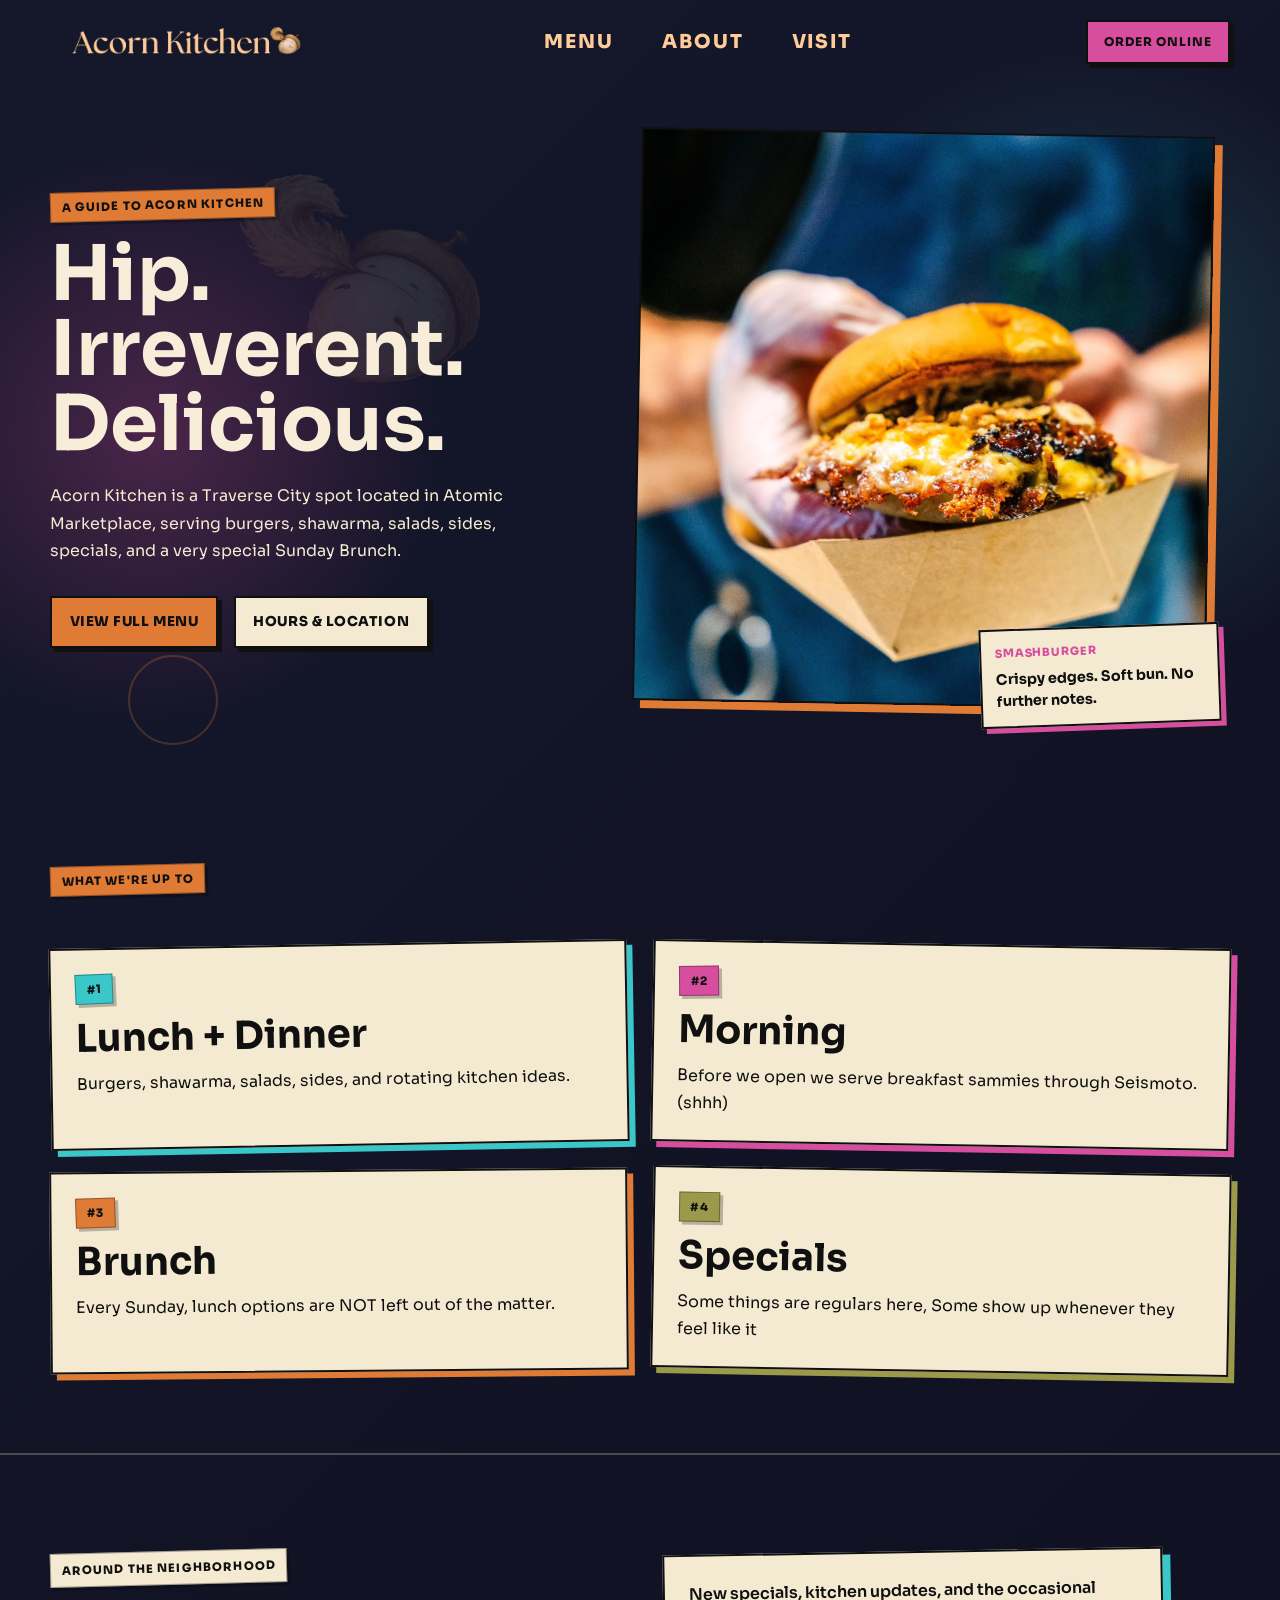
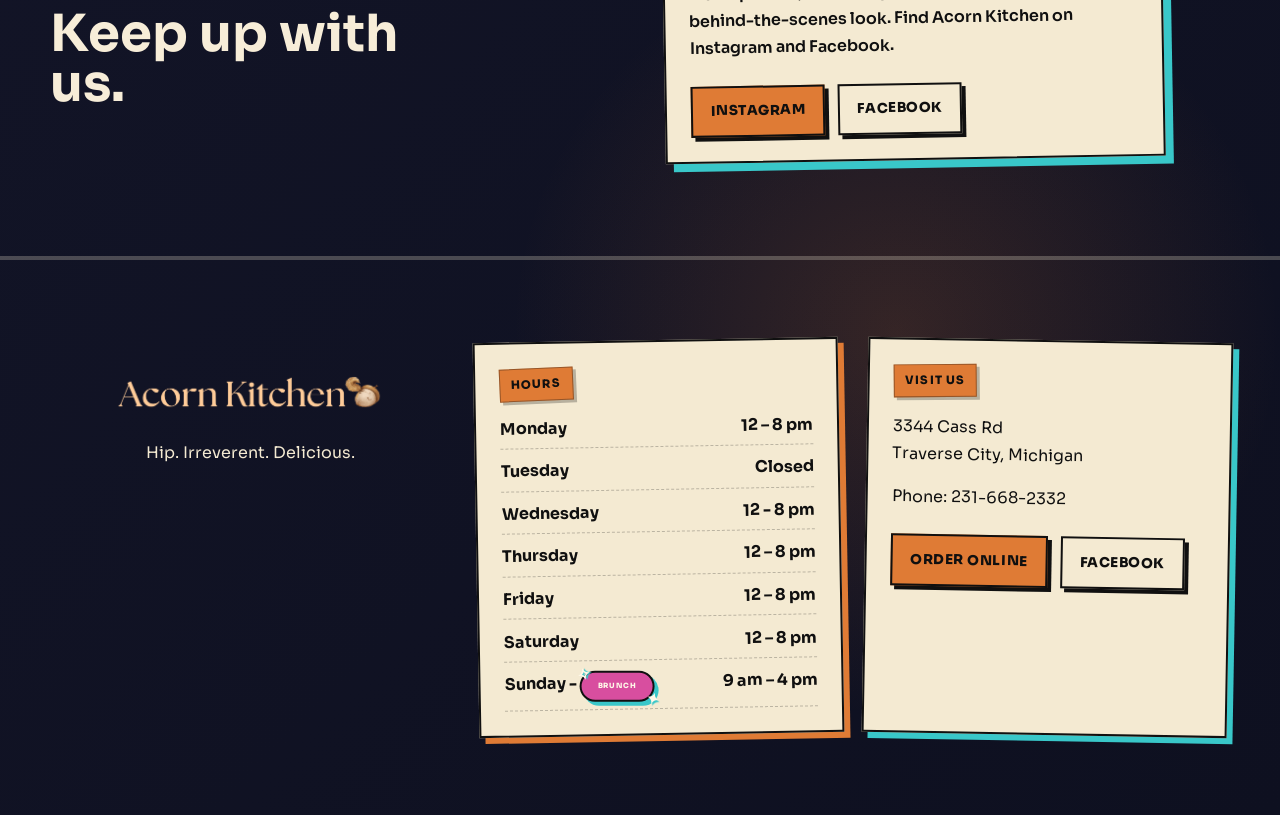
<file: index.html>
<!doctype html>
<html lang="en">
  <head>
    <!-- Google tag (gtag.js) -->
    <script
      async
      src="https://www.googletagmanager.com/gtag/js?id=G-6SKS304S5J"
    ></script>
    <script>
      window.dataLayer = window.dataLayer || [];
      function gtag() {
        dataLayer.push(arguments);
      }
      gtag("js", new Date());

      gtag("config", "G-6SKS304S5J");
    </script>
    <meta charset="UTF-8" />
    <meta name="viewport" content="width=device-width, initial-scale=1.0" />

    <title>Acorn Kitchen | Burgers, Shawarma & Brunch in Traverse City</title>
    <meta
      name="description"
      content="Acorn Kitchen is located in Atomic Marketplace in Traverse City, serving burgers, shawarma, sandwiches, sides, specials, takeout, and Sunday brunch."
    />
    <meta
      property="og:title"
      content="Acorn Kitchen | Burgers & Shawarma in Traverse City"
    />
    <meta
      property="og:description"
      content="Located in Atomic Marketplace, Acorn Kitchen serves burgers, shawarma, sandwiches, specials, takeout, and Sunday brunch in Traverse City."
    />
    <meta property="og:type" content="website" />
    <meta
      property="og:image"
      content="https://acornkitchen.net/assets/images/hero-food.jpg"
    />
    <meta name="robots" content="index, follow" />
    <link rel="canonical" href="https://acornkitchen.net/" />
    <script type="application/ld+json">
      {
        "@context": "https://schema.org",
        "@type": "Restaurant",
        "name": "Acorn Kitchen",
        "url": "https://acornkitchen.net/",
        "image": "https://acornkitchen.net/assets/images/hero-food.jpg",
        "logo": "https://acornkitchen.net/assets/logos/acorn-wordmark-boy.png",
        "description": "Acorn Kitchen is located in Atomic Marketplace in Traverse City, serving burgers, shawarma, sandwiches, sides, specials, takeout, and Sunday brunch.",
        "telephone": "+12312523034",
        "address": {
          "@type": "PostalAddress",
          "streetAddress": "3344 Cass Rd",
          "addressLocality": "Traverse City",
          "addressRegion": "MI",
          "addressCountry": "US"
        },
        "servesCuisine": [
          "Burgers",
          "Shawarma",
          "Sandwiches",
          "Brunch",
          "American"
        ],
        "priceRange": "$$",
        "menu": "https://acornkitchen.net/menu.html",
        "sameAs": ["https://www.facebook.com/profile.php?id=61582968557086"],
        "openingHoursSpecification": [
          {
            "@type": "OpeningHoursSpecification",
            "dayOfWeek": [
              "Tuesday",
              "Wednesday",
              "Thursday",
              "Friday",
              "Saturday"
            ],
            "opens": "12:00",
            "closes": "20:00"
          },
          {
            "@type": "OpeningHoursSpecification",
            "dayOfWeek": "Sunday",
            "opens": "09:00",
            "closes": "16:00"
          }
        ]
      }
    </script>

    <link rel="stylesheet" href="css/variables.css" />
    <link rel="stylesheet" href="css/global.css" />
    <link rel="stylesheet" href="css/navbar.css" />
    <link rel="stylesheet" href="css/hero.css" />
    <link rel="stylesheet" href="css/sections.css" />
    <link rel="stylesheet" href="css/footer.css" />
    <link
      href="https://fonts.googleapis.com/css2?family=Sora:wght@300;400;500;600;700;800&display=swap"
      rel="stylesheet"
    />
    <link rel="preconnect" href="https://fonts.googleapis.com" />
    <link rel="preconnect" href="https://fonts.gstatic.com" crossorigin />

    <link
      href="https://fonts.googleapis.com/css2?family=Cormorant+Garamond:wght@500;600;700&family=Inter:wght@400;500;700;800&display=swap"
      rel="stylesheet"
    />
    <link rel="icon" href="assets/images/fullboyhero.png" />
    <!-- MailerLite Universal -->
    <script>
      (function (w, d, e, u, f, l, n) {
        ((w[f] =
          w[f] ||
          function () {
            (w[f].q = w[f].q || []).push(arguments);
          }),
          (l = d.createElement(e)),
          (l.async = 1),
          (l.src = u),
          (n = d.getElementsByTagName(e)[0]),
          n.parentNode.insertBefore(l, n));
      })(
        window,
        document,
        "script",
        "https://assets.mailerlite.com/js/universal.js",
        "ml",
      );
      ml("account", "2553299");
    </script>
    <!-- End MailerLite Universal -->
  </head>

  <body>
    <header class="site-header">
      <nav class="navbar container">
        <a href="index.html" class="logo">
          <img src="assets/logos/acorn-wordmark-boy.png" alt="Acorn Kitchen" />
        </a>

        <ul class="nav-links">
          <li><a href="menu.html">Menu</a></li>
          <li><a href="about.html">About</a></li>
          <li><a href="contact.html">Visit</a></li>
        </ul>

        <a
          href="https://www.toasttab.com/local/order/acorn-kitchen-3344-cass-rd"
          class="order-btn"
          target="_blank"
          rel="noopener noreferrer"
        >
          Order Online
        </a>
      </nav>
    </header>

    <main>
      <section class="hero">
        <div class="container hero-layout">
          <div class="hero-copy">
            <p class="stamp">A Guide to Acorn Kitchen</p>

            <h1>Hip. Irreverent. Delicious.</h1>

            <p class="hero-text">
              Acorn Kitchen is a Traverse City spot located in Atomic
              Marketplace, serving burgers, shawarma, salads, sides,
              specials, and a very special Sunday Brunch.
            </p>

            <div class="hero-actions">
              <a href="menu.html" class="btn btn-dark">View Full Menu</a>
              <a href="#visit" class="btn btn-paper">Hours & Location</a>
            </div>
          </div>
          <img
            src="assets/logos/fullboyhero.png"
            class="floating-acorn"
            alt=""
          />
          <div class="hero-visual">
            <img
              class="hero-photo"
              src="assets/images/hero-food.jpg"
              alt="A burger from Acorn Kitchen"
            />
            <p class="photo-note">Crispy edges. Soft bun. No further notes.</p>
          </div>
        </div>
      </section>

      <section class="field-notes" id="notes">
        <div class="container">
          <p class="stamp">What we're up to</p>

          <div class="research-grid">
            <article class="research-card" id="note-1">
              <p class="card-number-1">#1</p>
              <h2>Lunch + Dinner</h2>
              <p>
                Burgers, shawarma, salads, sides, and rotating kitchen
                ideas.
              </p>
            </article>

            <article class="research-card" id="note-2">
              <p class="card-number-2">#2</p>
              <h2>Morning</h2>
              <p>Before we open we serve breakfast sammies through Seismoto. (shhh)</p>
            </article>

            <article class="research-card" id="note-3">
              <p class="card-number-3">#3</p>
              <h2>Brunch</h2>
              <p>Every Sunday, lunch options are NOT left out of the matter.</p>
            </article>

            <article class="research-card" id="note-4">
              <p class="card-number-4">#4</p>
              <h2>Specials</h2>
              <p>
                Some things are regulars here, Some show up whenever they feel
                like it
              </p>
            </article>
          </div>
        </div>
      </section>

     <section class="feed-section" id="feed">
    <div class="container split-section">

        <div>
            <p class="stamp stamp-light">Around the Neighborhood</p>
            <h2>Keep up with us.</h2>
        </div>

        <div class="social-card">
            <p>
                New specials, kitchen updates, and the occasional
                behind-the-scenes look. Find Acorn Kitchen on Instagram
                and Facebook.
            </p>

            <div class="social-actions">
                <a href="https://www.instagram.com/atomicacornkitchen/?hl=en"
                    class="btn btn-dark"
                    target="_blank"
                    rel="noopener noreferrer">
                    Instagram
                </a>

                <a href="https://www.facebook.com/profile.php?id=61582968557086"
                    class="btn btn-paper"
                    target="_blank"
                    rel="noopener noreferrer">
                    Facebook
                </a>
            </div>
        </div>

    </div>
</section>
    </main>
    <footer class="site-footer" id="visit">
      <div class="container footer-grid">
        <div class="footer-brand">
          <img src="assets/logos/acorn-wordmark-boy.png" alt="Acorn Kitchen" />
          <p>Hip. Irreverent. Delicious.</p>
        </div>

        <div class="footer-card">
          <p class="stamp">Hours</p>
          <ul class="hours-list">
            <li><span>Monday</span><span>12 – 8 pm</span></li>
            <li><span>Tuesday</span><span>Closed</span></li>
            <li><span>Wednesday</span><span>12 - 8 pm</span></li>
            <li><span>Thursday</span><span>12 – 8 pm</span></li>
            <li><span>Friday</span><span>12 – 8 pm</span></li>
            <li><span>Saturday</span><span>12 – 8 pm</span></li>
            <li>
              <span
                >Sunday -
                <div class="brunch-badge">Brunch</div></span
              ><span>9 am – 4 pm</span>
            </li>
          </ul>
        </div>

        <div class="footer-card">
          <p class="stamp">Visit Us</p>

          <p>
            3344 Cass Rd<br />
            Traverse City, Michigan
          </p>

          <p>Phone: <a href="tel:+12316682332">231-668-2332</a></p>

          <div class="footer-actions">
            <a
              href="https://www.toasttab.com/local/order/acorn-kitchen-3344-cass-rd"
              class="btn btn-dark"
              >Order Online</a
            >
            <a
              href="https://www.facebook.com/profile.php?id=61582968557086"
              class="btn btn-paper"
              >Facebook</a
            >
          </div>
        </div>
      </div>
    </footer>
    <!-- BEER DINNER POPUP 
<div class="site-popup-overlay" id="site-popup-overlay" hidden>
  <div
    class="site-popup"
    id="site-popup"
    role="dialog"
    aria-modal="true"
    aria-label="Beer Dinner Event"
  >
    <button
      class="site-popup-close"
      id="site-popup-close"
      aria-label="Close popup"
      type="button"
    >
      &times;
    </button>

    <img
      src="./assets/images/BeerDinnerAd.jpg"
      alt="Beer Dinner at Nocturnal Bloom"
      class="site-popup-image"
    >

    <div class="site-popup-actions">
      <a
        href="https://www.eventbrite.com/e/beer-dinner-tickets-2003276638352"
        class="site-popup-button"
        target="_blank"
        rel="noopener noreferrer"
      >
        Get Tickets
      </a>
    </div>
  </div>
</div>
<script>
document.addEventListener("DOMContentLoaded", () => {
  const overlay = document.getElementById("site-popup-overlay");
  const closeButton = document.getElementById("site-popup-close");

  if (!overlay || !closeButton) return;

  const popupKey = "beer-dinner-popup-dismissed";

  // Show popup unless already dismissed during this session
  if (!sessionStorage.getItem(popupKey)) {
    overlay.hidden = false;
  }

  // Close popup
  function closePopup() {
    overlay.hidden = true;
    sessionStorage.setItem(popupKey, "true");
  }

  // Close button
  closeButton.addEventListener("click", closePopup);

  // Close when clicking outside the popup
  overlay.addEventListener("click", (event) => {
    if (event.target === overlay) {
      closePopup();
    }
  });

  // Close with Escape key
  document.addEventListener("keydown", (event) => {
    if (event.key === "Escape" && !overlay.hidden) {
      closePopup();
    }
  });
});
</script>
-->
<div id="fb-root"></div>


  </body>
</html>
</file>
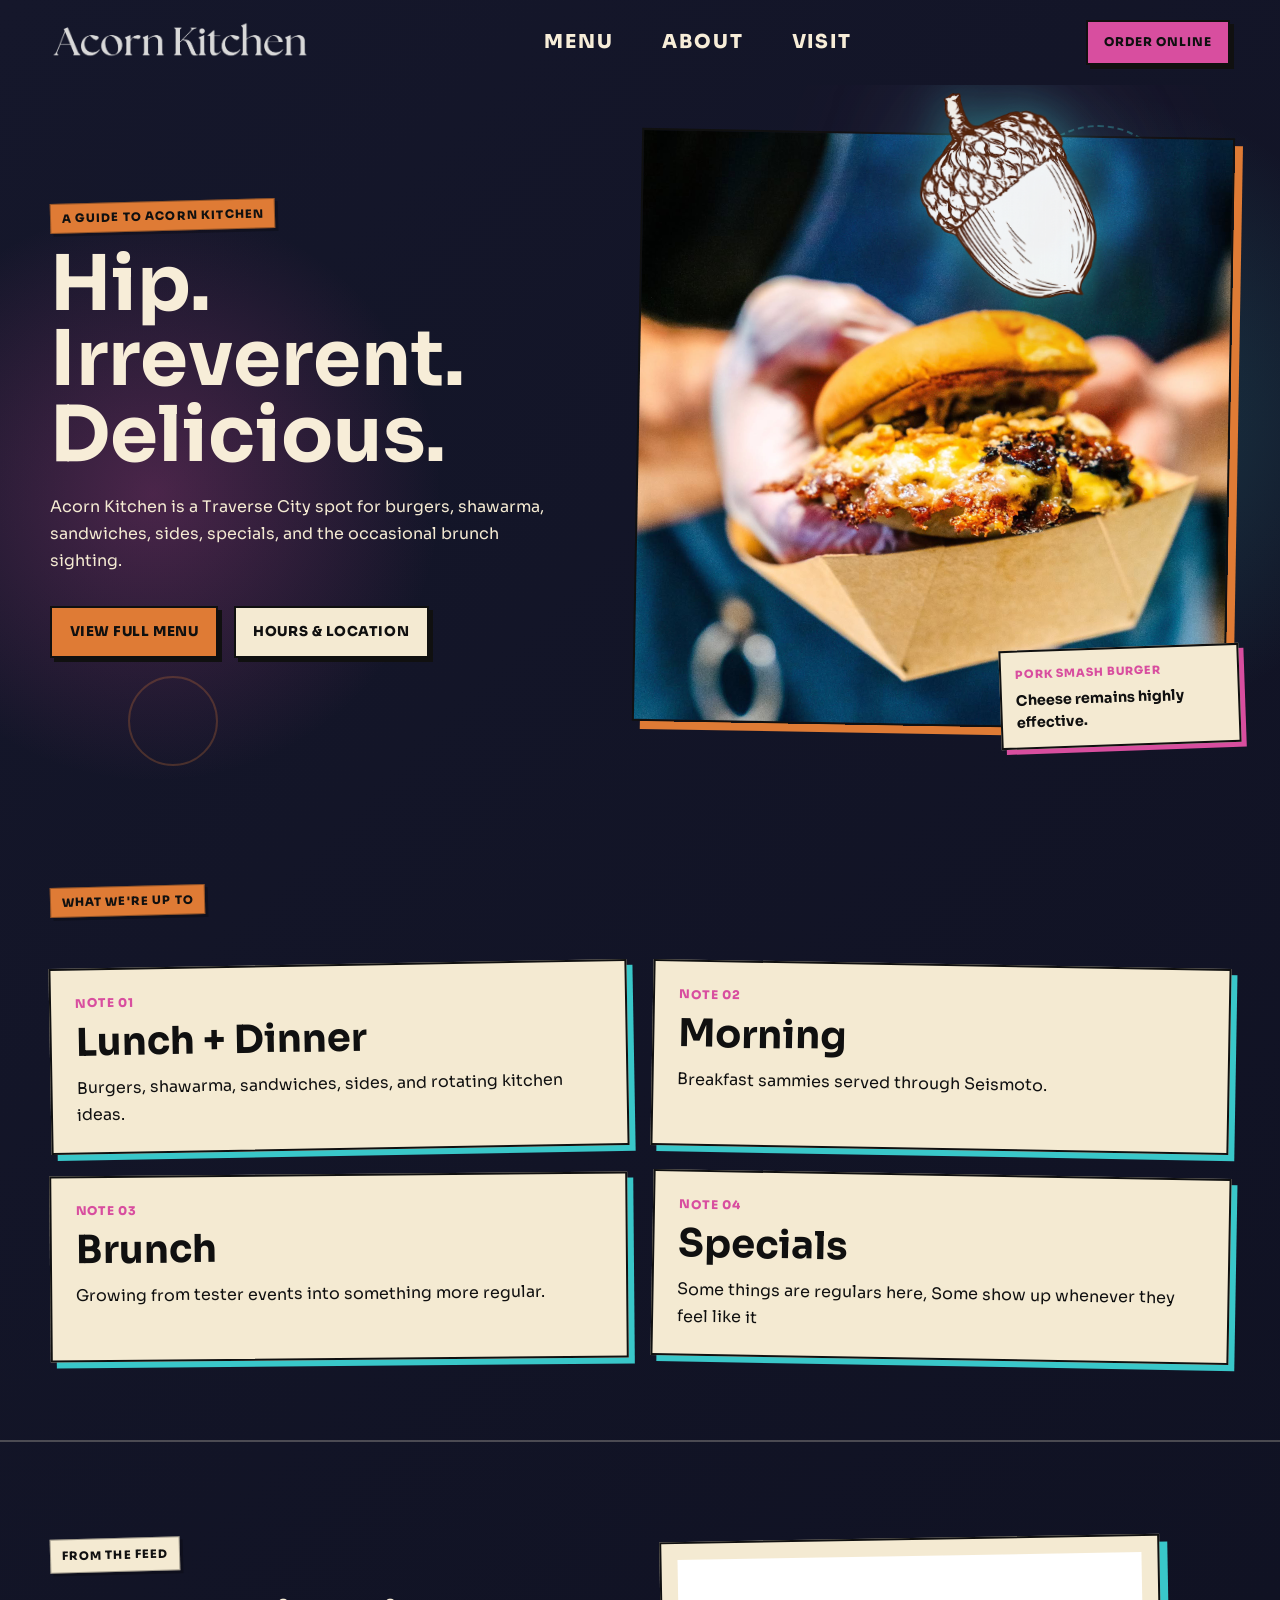
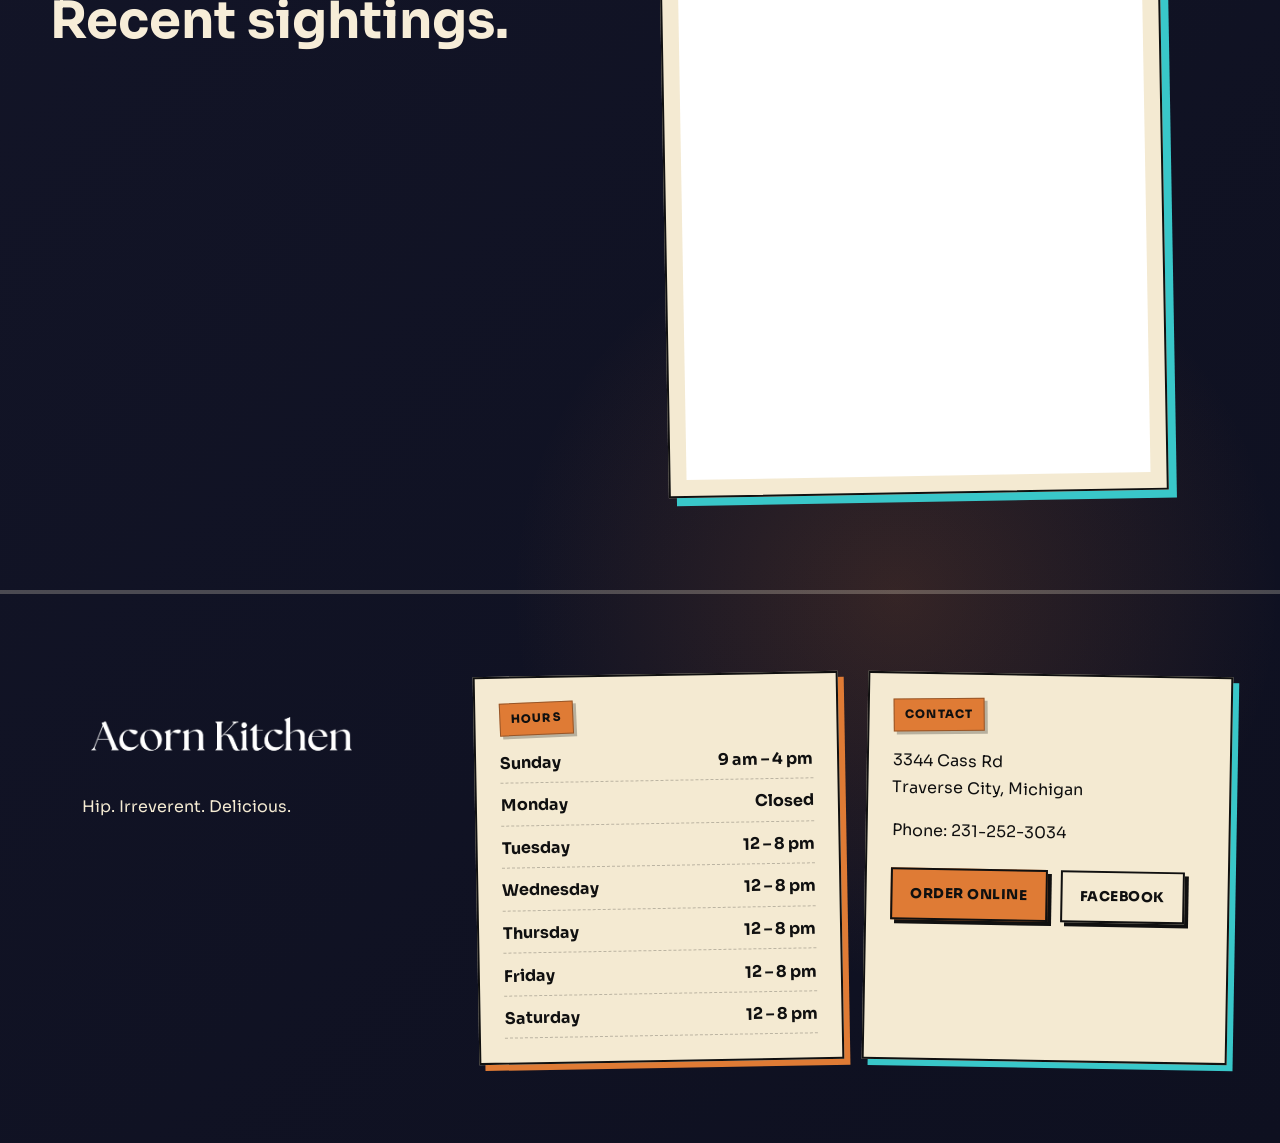
<file: acorn-kitchen/index.html>
<!DOCTYPE html>
<html lang="en">

<head>
    <meta charset="UTF-8" />
    <meta name="viewport" content="width=device-width, initial-scale=1.0" />

    <title>Acorn Kitchen</title>

    <link rel="stylesheet" href="css/variables.css" />
    <link rel="stylesheet" href="css/global.css" />
    <link rel="stylesheet" href="css/navbar.css" />
    <link rel="stylesheet" href="css/hero.css" />
    <link rel="stylesheet" href="css/sections.css" />
    <link rel="stylesheet" href="css/footer.css" />
    <link href="https://fonts.googleapis.com/css2?family=Sora:wght@300;400;500;600;700;800&display=swap"
        rel="stylesheet">
    <link rel="preconnect" href="https://fonts.googleapis.com" />
    <link rel="preconnect" href="https://fonts.gstatic.com" crossorigin />

    <link
        href="https://fonts.googleapis.com/css2?family=Cormorant+Garamond:wght@500;600;700&family=Inter:wght@400;500;700;800&display=swap"
        rel="stylesheet" />
</head>

<body>

    <header class="site-header">
        <nav class="navbar container">
            <a href="index.html" class="logo">
                <img src="assets/logos/acorn-wordmark-light.png" alt="Acorn Kitchen" />
            </a>

            <ul class="nav-links">
                <li><a href="menu.html">Menu</a></li>
                <li><a href="about.html">About</a></li>
                <li><a href="contact.html">Visit</a></li>
            </ul>

            <a href="https://www.toasttab.com/local/order/acorn-kitchen-3344-cass-rd" class="order-btn">Order Online</a>
        </nav>
    </header>

    <main>

        <section class="hero">
            <div class="container hero-layout">

                <div class="hero-copy">
                    <p class="stamp">A Guide to Acorn Kitchen</p>

                    <h1>
                        Hip.
                        Irreverent.
                        Delicious.
                    </h1>

                    <p class="hero-text">
                        Acorn Kitchen is a Traverse City spot for burgers, shawarma, sandwiches,
                        sides, specials, and the occasional brunch sighting.
                    </p>

                    <div class="hero-actions">
                        <a href="menu.html" class="btn btn-dark">View Full Menu</a>
                        <a href="#notes" class="btn btn-paper">Hours & Location</a>
                    </div>
                </div>
                <img src="assets/logos/acorn-primary.png" class="floating-acorn" alt="">
                <div class="hero-visual">
                    <img class="hero-photo" src="assets/food/hero-food.jpg" alt="A burger from Acorn Kitchen" />
                    <p class="photo-note">
                        Cheese remains highly effective.
                    </p>
                </div>

            </div>
        </section>

        <section class="field-notes" id="notes">
            <div class="container">

                <p class="stamp">What we're up to</p>

                <div class="research-grid">
                    <article class="research-card">
                        <p class="card-number">Note 01</p>
                        <h2>Lunch + Dinner</h2>
                        <p>Burgers, shawarma, sandwiches, sides, and rotating kitchen ideas.</p>
                    </article>

                    <article class="research-card">
                        <p class="card-number">Note 02</p>
                        <h2>Morning</h2>
                        <p>Breakfast sammies served through Seismoto.</p>
                    </article>

                    <article class="research-card">
                        <p class="card-number">Note 03</p>
                        <h2>Brunch</h2>
                        <p>Growing from tester events into something more regular.</p>
                    </article>

                    <article class="research-card">
                        <p class="card-number">Note 04</p>
                        <h2>Specials</h2>
                        <p>Some things are regulars here, Some show up whenever they feel like it</p>
                    </article>
                </div>

            </div>
        </section>

        <section class="feed-section" id="feed">
  <div class="container split-section">
    <div>
      <p class="stamp stamp-light">From The Feed</p>
      <h2>Recent sightings.</h2>
    </div>

    <div class="facebook-frame">
      <iframe
        src="https://www.facebook.com/plugins/page.php?href=https%3A%2F%2Fwww.facebook.com%2Fprofile.php%3Fid%3D61582968557086&tabs=timeline&width=500&height=520&small_header=true&adapt_container_width=true&hide_cover=false&show_facepile=false"
        width="500"
        height="520"
        style="border:none;overflow:hidden"
        scrolling="no"
        frameborder="0"
        allowfullscreen="true"
        allow="autoplay; clipboard-write; encrypted-media; picture-in-picture; web-share">
      </iframe>
    </div>
  </div>
</section>
        <footer class="site-footer" id="visit">
  <div class="container footer-grid">

    <div class="footer-brand">
      <img src="assets/logos/acorn-wordmark.png" alt="Acorn Kitchen">
      <p>
        Hip. Irreverent. Delicious.
      </p>
    </div>

    <div class="footer-card">
      <p class="stamp">Hours</p>
      <ul class="hours-list">
        <li><span>Sunday</span><span>9 am – 4 pm</span></li>
        <li><span>Monday</span><span>Closed</span></li>
        <li><span>Tuesday</span><span>12 – 8 pm</span></li>
        <li><span>Wednesday</span><span>12 – 8 pm</span></li>
        <li><span>Thursday</span><span>12 – 8 pm</span></li>
        <li><span>Friday</span><span>12 – 8 pm</span></li>
        <li><span>Saturday</span><span>12 – 8 pm</span></li>
      </ul>
    </div>

    <div class="footer-card">
      <p class="stamp">Contact</p>

      <p>
        3344 Cass Rd<br>
        Traverse City, Michigan
      </p>

      <p>
        Phone: <a href="tel:+1231232523034">231-252-3034</a>
      </p>

      <div class="footer-actions">
        <a href="https://www.toasttab.com/local/order/acorn-kitchen-3344-cass-rd" class="btn btn-dark">Order Online</a>
        <a href="https://www.facebook.com/profile.php?id=61582968557086" class="btn btn-paper">Facebook</a>
      </div>
    </div>

  </div>
</footer>

    </main>

</body>

</html>
</file>
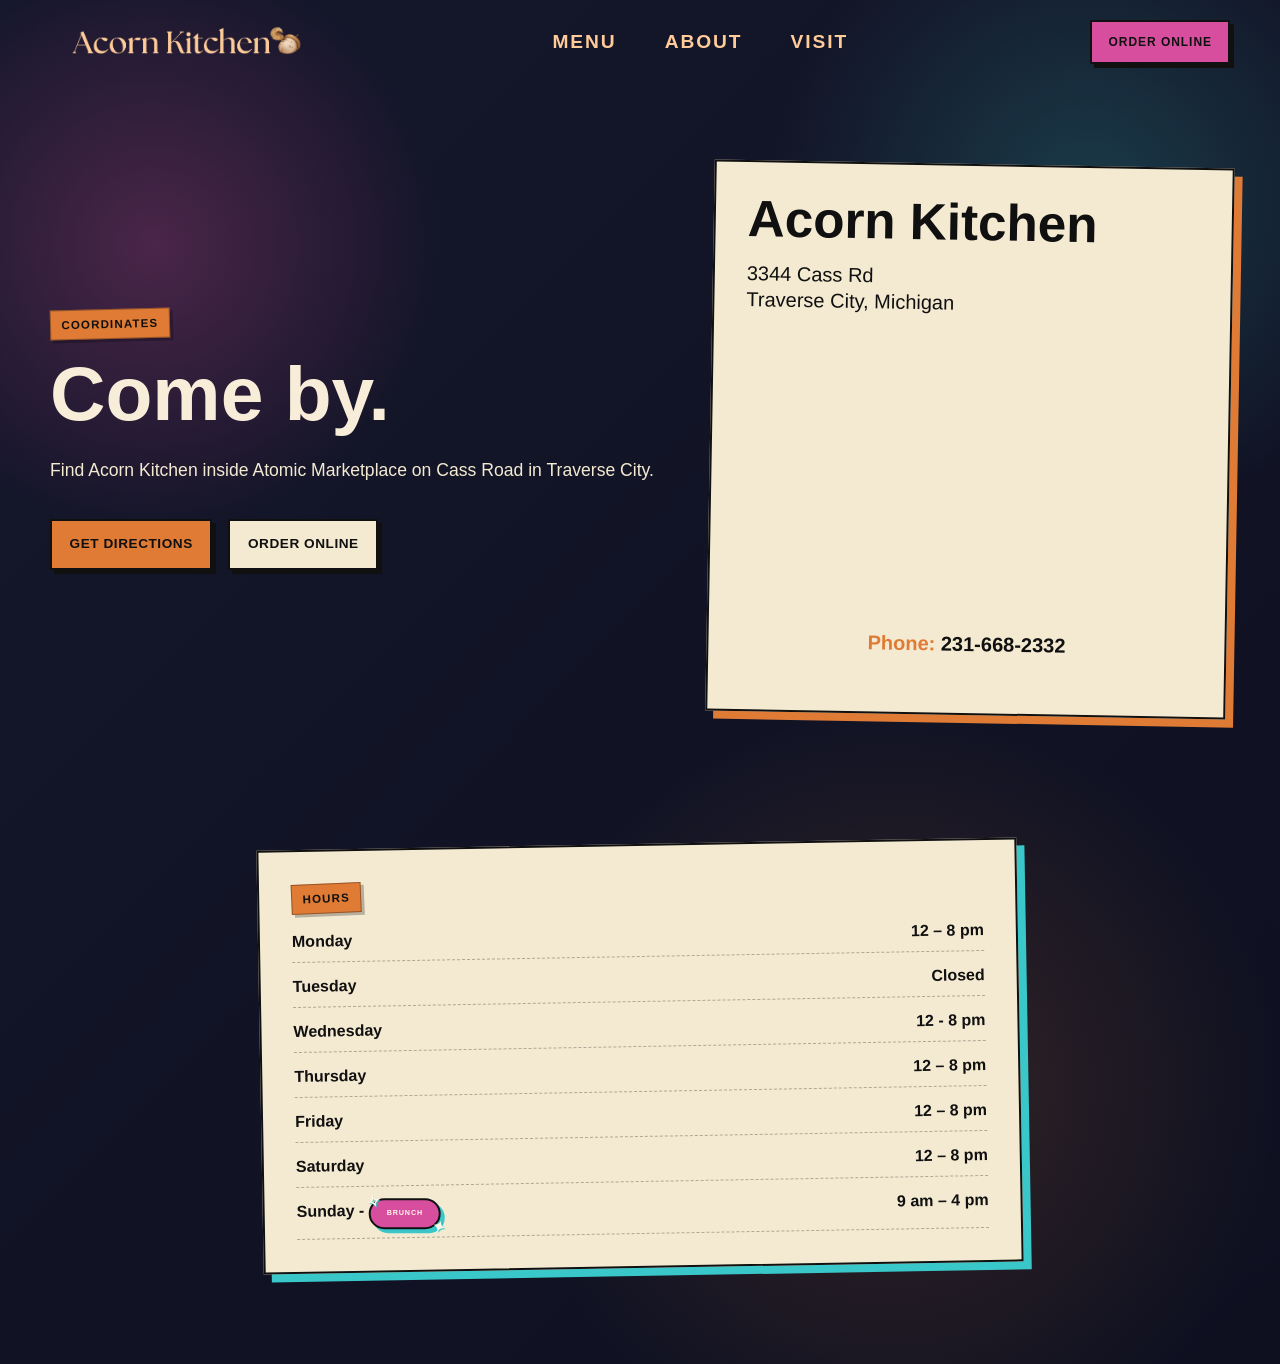
<file: contact.html>
<!DOCTYPE html>
<html lang="en">

<head>
  <!-- Google tag (gtag.js) -->
  <script async src="https://www.googletagmanager.com/gtag/js?id=G-6SKS304S5J"></script>
  <script>
    window.dataLayer = window.dataLayer || [];
    function gtag() { dataLayer.push(arguments); }
    gtag('js', new Date());

    gtag('config', 'G-6SKS304S5J');
  </script>
  <meta charset="UTF-8" />
  <meta name="viewport" content="width=device-width, initial-scale=1.0" />

  <title>Visit Acorn Kitchen | Atomic Marketplace Traverse City</title>
  <meta name="description"
    content="Visit Acorn Kitchen at 3344 Cass Rd in Traverse City, located inside Atomic Marketplace. Get directions, hours, phone number, and online ordering.">

  <meta name="robots" content="index, follow">
  <link rel="canonical" href="https://acornkitchen.net/contact.html">

  <meta property="og:site_name" content="Acorn Kitchen">
  <meta property="og:title" content="Visit Acorn Kitchen | Atomic Marketplace Traverse City">
  <meta property="og:description"
    content="Find Acorn Kitchen inside Atomic Marketplace at 3344 Cass Rd in Traverse City. Get directions, hours, phone number, and online ordering.">
  <meta property="og:type" content="website">
  <meta property="og:url" content="https://acornkitchen.net/contact.html">
  <meta property="og:image" content="https://acornkitchen.net/assets/images/hero-food.jpg">
  <meta property="og:locale" content="en_US">

  <link rel="stylesheet" href="css/variables.css" />
  <link rel="stylesheet" href="css/global.css" />
  <link rel="stylesheet" href="css/navbar.css" />
  <link rel="stylesheet" href="css/footer.css" />
  <link rel="stylesheet" href="css/visit.css" />

  <link rel="preconnect" href="https://fonts.googleapis.com" />
  <link rel="preconnect" href="https://fonts.gstatic.com" crossorigin />

  <link
    href="https://fonts.googleapis.com/css2?family=Syne:wght@400;500;600;700;800&family=Space+Grotesk:wght@400;500;600;700&display=swap"
    rel="stylesheet" />
  <link rel="icon" href="assets/images/fullboyhero.png">
</head>

<body>

  <header class="site-header">
    <nav class="navbar container">
      <a href="index.html" class="logo">
        <img src="assets/logos/acorn-wordmark-boy.png" alt="Acorn Kitchen" />
      </a>

      <ul class="nav-links">
        <li><a href="menu.html">Menu</a></li>
        <li><a href="about.html">About</a></li>
        <li><a href="contact.html">Visit</a></li>
      </ul>

      <a href="https://www.toasttab.com/local/order/acorn-kitchen-3344-cass-rd" class="order-btn" target="_blank"
        rel="noopener noreferrer">
        Order Online
      </a>
    </nav>
  </header>

  <main>

    <section class="visit-hero">
      <div class="container visit-layout">

        <div>
          <p class="stamp">Coordinates</p>

          <h1>Come by.</h1>

          <p class="visit-intro">
            Find Acorn Kitchen inside Atomic Marketplace on Cass Road in Traverse City.
          </p>

          <div class="visit-actions">
            <a href="https://www.google.com/maps/search/?api=1&query=3344+Cass+Rd+Traverse+City+MI" class="btn btn-dark"
              target="_blank" rel="noopener noreferrer">
              Get Directions
            </a>

            <a href="https://www.toasttab.com/local/order/acorn-kitchen-3344-cass-rd" class="btn btn-paper"
              target="_blank" rel="noopener noreferrer">
              Order Online
            </a>
          </div>
        </div>

        <div class="visit-card">

          <h2>Acorn Kitchen</h2>
          <p id="address">
            3344 Cass Rd<br />
            Traverse City, Michigan
          </p>
          <div class="map-card">
            <iframe src="https://www.google.com/maps?q=Acorn%20Kitchen%20Traverse%20City%20MI&output=embed" width="100%"
              height="260" style="border:0;" allowfullscreen="" loading="lazy"
              referrerpolicy="no-referrer-when-downgrade">
            </iframe>
          </div>
         
          <p id="phone-number">
            Phone: <a href="tel:+12316682332">231-668-2332</a>
          </p>
        </div>

      </div>
    </section>

    <section class="hours-section">
      <div class="container hours-card">
        <p class="stamp">Hours</p>

        <ul class="hours-list">
          <li><span>Monday</span><span>12 – 8 pm</span></li>
          <li><span>Tuesday</span><span>Closed</span></li>
          <li><span>Wednesday</span><span>12 - 8 pm</span></li>
          <li><span>Thursday</span><span>12 – 8 pm</span></li>
          <li><span>Friday</span><span>12 – 8 pm</span></li>
          <li><span>Saturday</span><span>12 – 8 pm</span></li>
          <li><span>Sunday - <div class="brunch-badge">Brunch</div></span><span>9 am – 4 pm</span></li>
        </ul>
      </div>
    </section>

  </main>

</body>

</html>
</file>
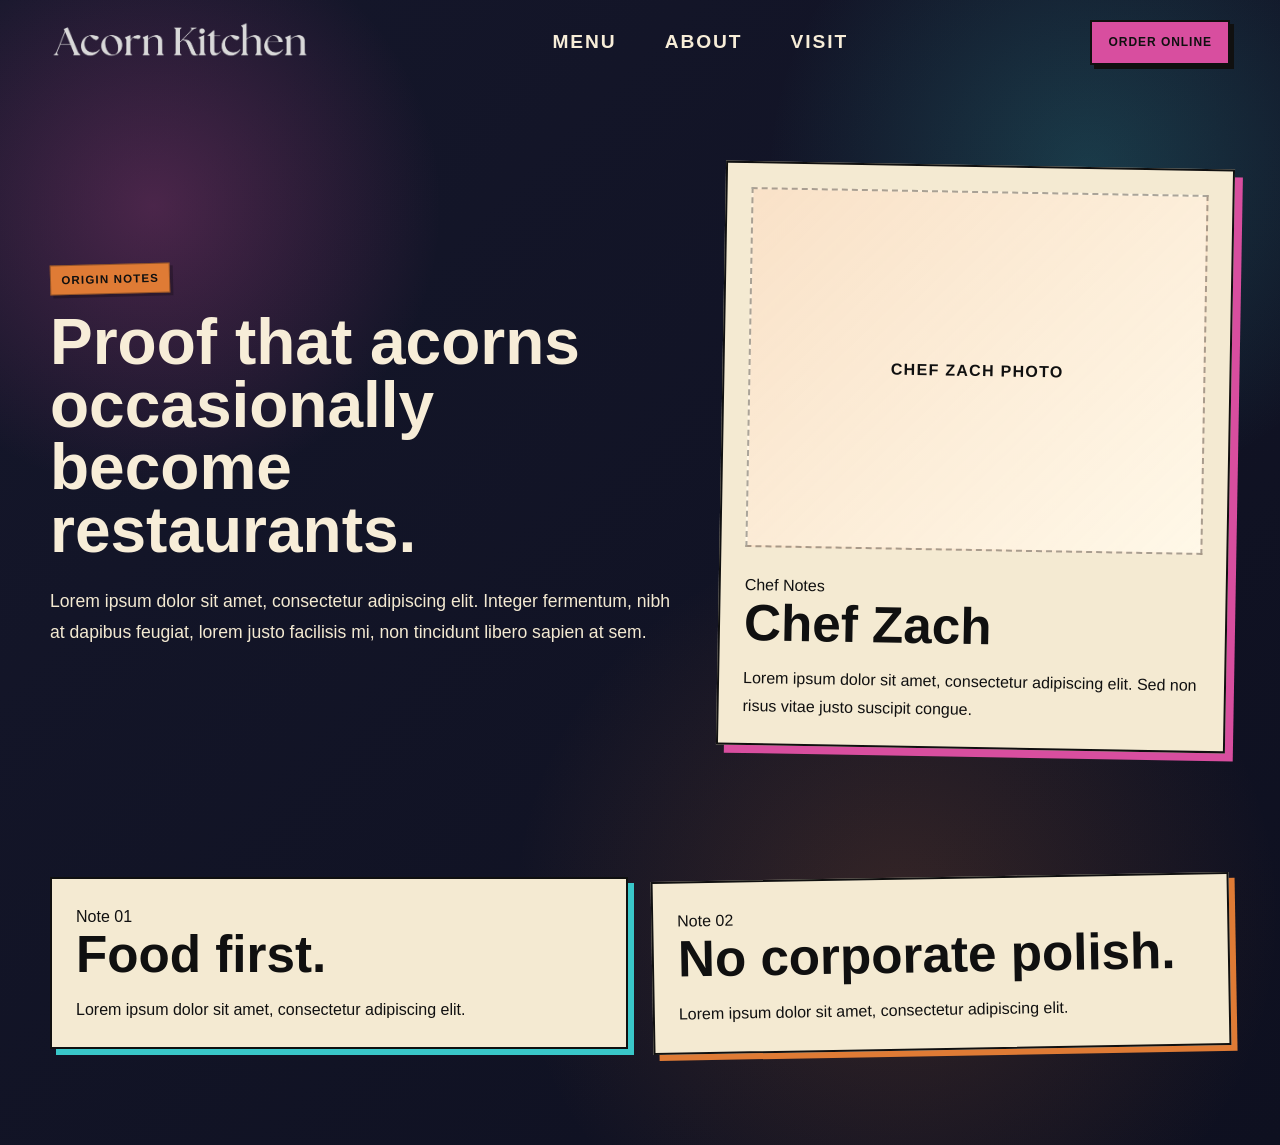
<file: acorn-kitchen/about.html>
<!DOCTYPE html>
<html lang="en">
<head>
  <meta charset="UTF-8" />
  <meta name="viewport" content="width=device-width, initial-scale=1.0" />

  <title>About Acorn Kitchen</title>

  <link rel="stylesheet" href="css/variables.css" />
  <link rel="stylesheet" href="css/global.css" />
  <link rel="stylesheet" href="css/navbar.css" />
  <link rel="stylesheet" href="css/footer.css" />
  <link rel="stylesheet" href="css/about.css" />

  <link rel="preconnect" href="https://fonts.googleapis.com" />
  <link rel="preconnect" href="https://fonts.gstatic.com" crossorigin />

  <link
    href="https://fonts.googleapis.com/css2?family=Syne:wght@400;500;600;700;800&family=Space+Grotesk:wght@400;500;600;700&display=swap"
    rel="stylesheet"
  />
</head>

<body>

  <header class="site-header">
    <nav class="navbar container">
      <a href="index.html" class="logo">
        <img src="assets/logos/acorn-wordmark-light.png" alt="Acorn Kitchen" />
      </a>

      <ul class="nav-links">
        <li><a href="menu.html">Menu</a></li>
        <li><a href="about.html">About</a></li>
        <li><a href="contact.html">Visit</a></li>
      </ul>

      <a
        href="https://www.toasttab.com/local/order/acorn-kitchen-3344-cass-rd"
        class="order-btn"
        target="_blank"
        rel="noopener noreferrer"
      >
        Order Online
      </a>
    </nav>
  </header>

  <main>

    <section class="about-hero">
      <div class="container about-layout">

        <div class="about-copy">
          <p class="stamp">Origin Notes</p>

<h1>
  Proof that acorns occasionally become restaurants.
</h1>
          <p>
            Lorem ipsum dolor sit amet, consectetur adipiscing elit. Integer
            fermentum, nibh at dapibus feugiat, lorem justo facilisis mi, non
            tincidunt libero sapien at sem.
          </p>
        </div>

        <div class="chef-card">
          <div class="chef-photo">
            <span>Chef Zach Photo</span>
          </div>

          <p class="card-number">Chef Notes</p>
          <h2>Chef Zach</h2>

          <p>
            Lorem ipsum dolor sit amet, consectetur adipiscing elit. Sed non
            risus vitae justo suscipit congue.
          </p>
        </div>

      </div>
    </section>

    <section class="about-notes">
      <div class="container notes-grid">

        <article class="note-card">
          <p class="card-number">Note 01</p>
          <h2>Food first.</h2>
          <p>
            Lorem ipsum dolor sit amet, consectetur adipiscing elit. 
          </p>
        </article>

        <article class="note-card">
          <p class="card-number">Note 02</p>
          <h2>No corporate polish.</h2>
          <p>
            Lorem ipsum dolor sit amet, consectetur adipiscing elit.
          </p>
        </article>

      </div>
    </section>

  </main>

</body>
</html>
</file>
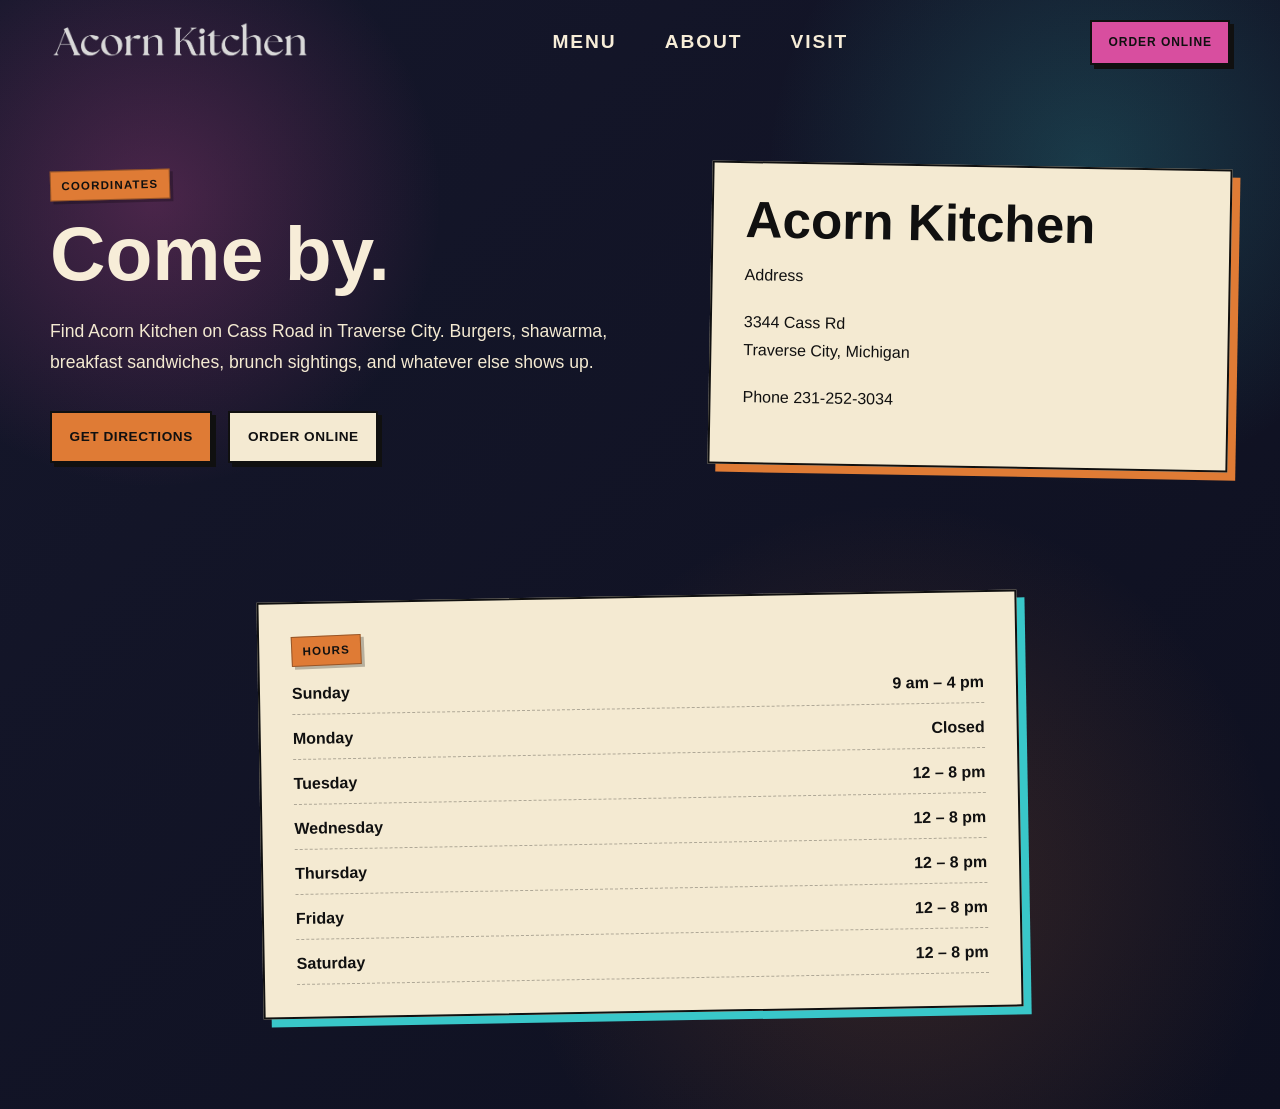
<file: acorn-kitchen/contact.html>
<!DOCTYPE html>
<html lang="en">
<head>
  <meta charset="UTF-8" />
  <meta name="viewport" content="width=device-width, initial-scale=1.0" />

  <title>Visit Acorn Kitchen</title>

  <link rel="stylesheet" href="css/variables.css" />
  <link rel="stylesheet" href="css/global.css" />
  <link rel="stylesheet" href="css/navbar.css" />
  <link rel="stylesheet" href="css/footer.css" />
  <link rel="stylesheet" href="css/visit.css" />

  <link rel="preconnect" href="https://fonts.googleapis.com" />
  <link rel="preconnect" href="https://fonts.gstatic.com" crossorigin />

  <link
    href="https://fonts.googleapis.com/css2?family=Syne:wght@400;500;600;700;800&family=Space+Grotesk:wght@400;500;600;700&display=swap"
    rel="stylesheet"
  />
</head>

<body>

  <header class="site-header">
    <nav class="navbar container">
      <a href="index.html" class="logo">
        <img src="assets/logos/acorn-wordmark-light.png" alt="Acorn Kitchen" />
      </a>

      <ul class="nav-links">
        <li><a href="menu.html">Menu</a></li>
        <li><a href="about.html">About</a></li>
        <li><a href="contact.html">Visit</a></li>
      </ul>

      <a
        href="https://www.toasttab.com/local/order/acorn-kitchen-3344-cass-rd"
        class="order-btn"
        target="_blank"
        rel="noopener noreferrer"
      >
        Order Online
      </a>
    </nav>
  </header>

  <main>

    <section class="visit-hero">
      <div class="container visit-layout">

        <div>
          <p class="stamp">Coordinates</p>

          <h1>Come by.</h1>

          <p class="visit-intro">
            Find Acorn Kitchen on Cass Road in Traverse City.
            Burgers, shawarma, breakfast sandwiches, brunch sightings,
            and whatever else shows up.
          </p>

          <div class="visit-actions">
            <a
              href="https://www.google.com/maps/search/?api=1&query=3344+Cass+Rd+Traverse+City+MI"
              class="btn btn-dark"
              target="_blank"
              rel="noopener noreferrer"
            >
              Get Directions
            </a>

            <a
              href="https://www.toasttab.com/local/order/acorn-kitchen-3344-cass-rd"
              class="btn btn-paper"
              target="_blank"
              rel="noopener noreferrer"
            >
              Order Online
            </a>
          </div>
        </div>

        <div class="visit-card">
          
          <h2>Acorn Kitchen</h2>
          <p class="card-number">Address</p>
          <p>
            3344 Cass Rd<br />
            Traverse City, Michigan
          </p>

          <p>
            Phone
            <a href="tel:+1231232523034">231-252-3034</a>
          </p>
        </div>

      </div>
    </section>

    <section class="hours-section">
      <div class="container hours-card">
        <p class="stamp">Hours</p>

        <ul class="hours-list">
          <li><span>Sunday</span><span>9 am – 4 pm</span></li>
          <li><span>Monday</span><span>Closed</span></li>
          <li><span>Tuesday</span><span>12 – 8 pm</span></li>
          <li><span>Wednesday</span><span>12 – 8 pm</span></li>
          <li><span>Thursday</span><span>12 – 8 pm</span></li>
          <li><span>Friday</span><span>12 – 8 pm</span></li>
          <li><span>Saturday</span><span>12 – 8 pm</span></li>
        </ul>
      </div>
    </section>

  </main>

</body>
</html>
</file>
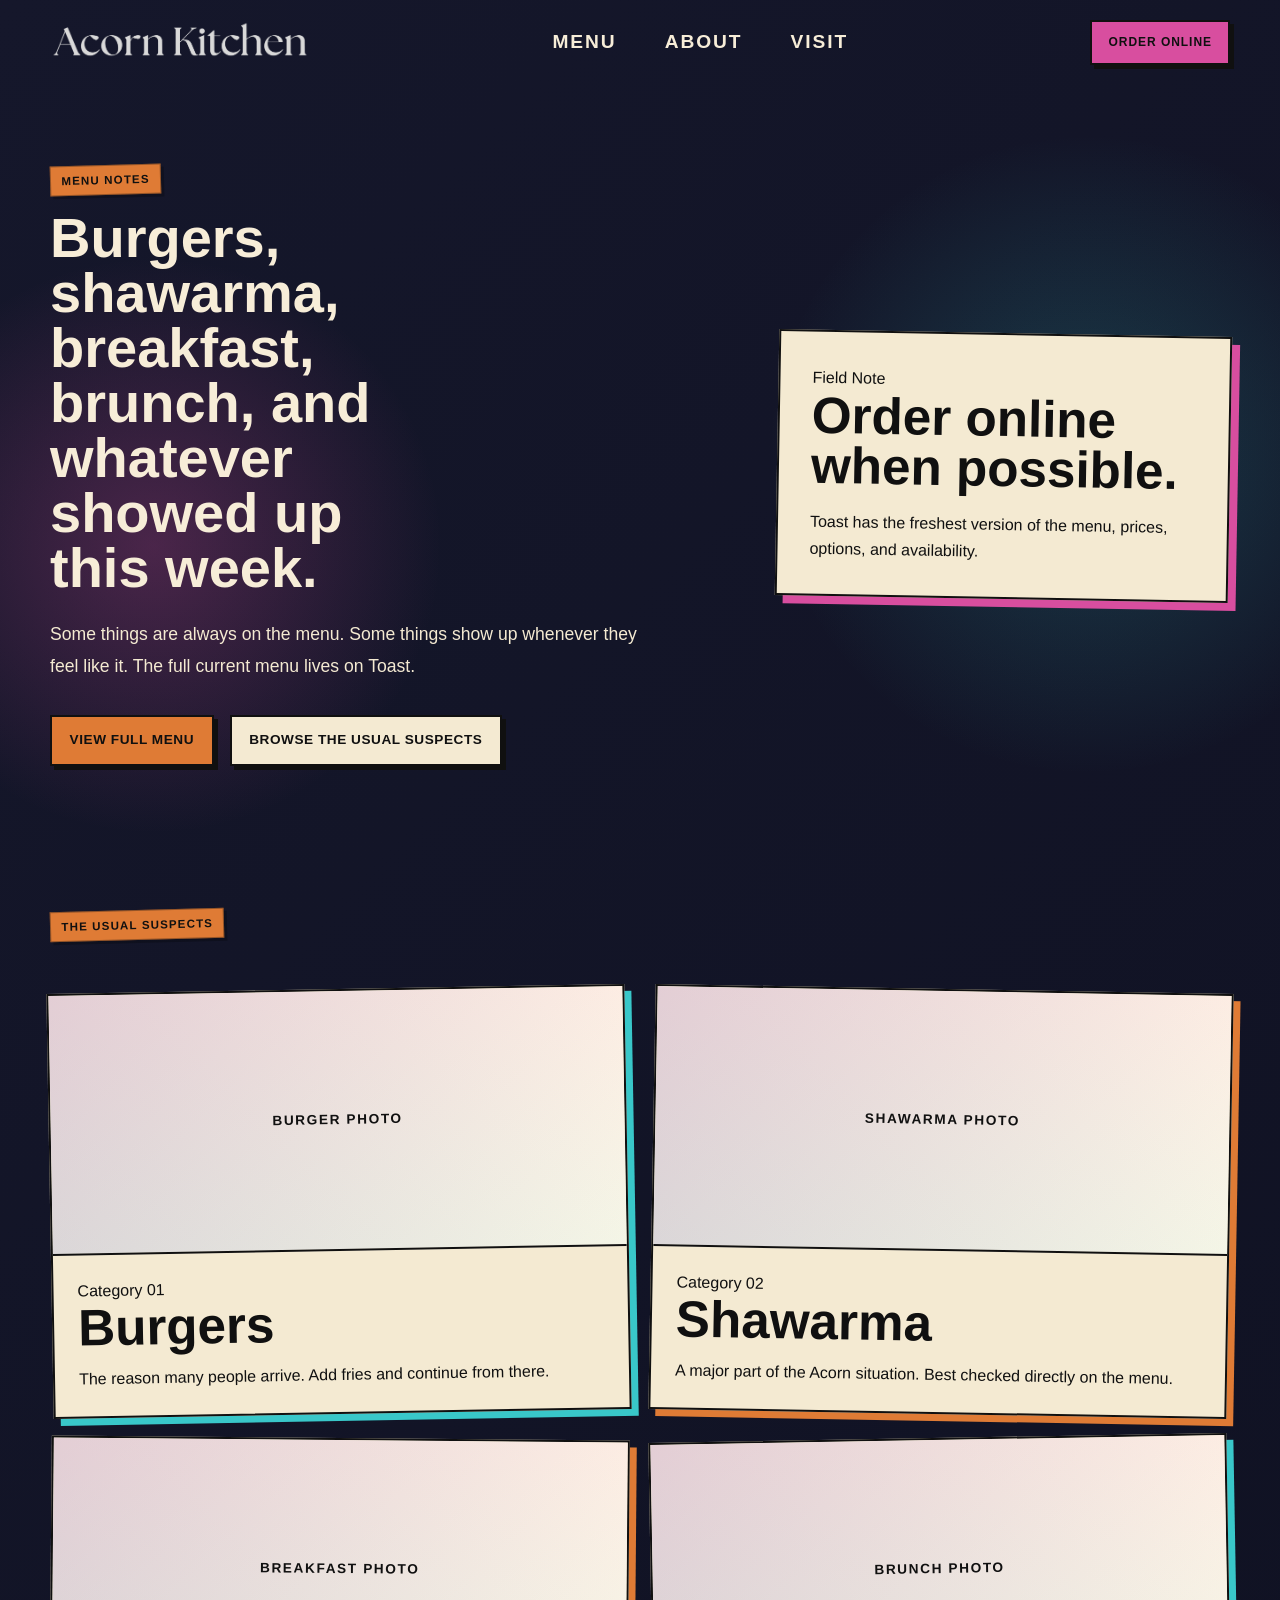
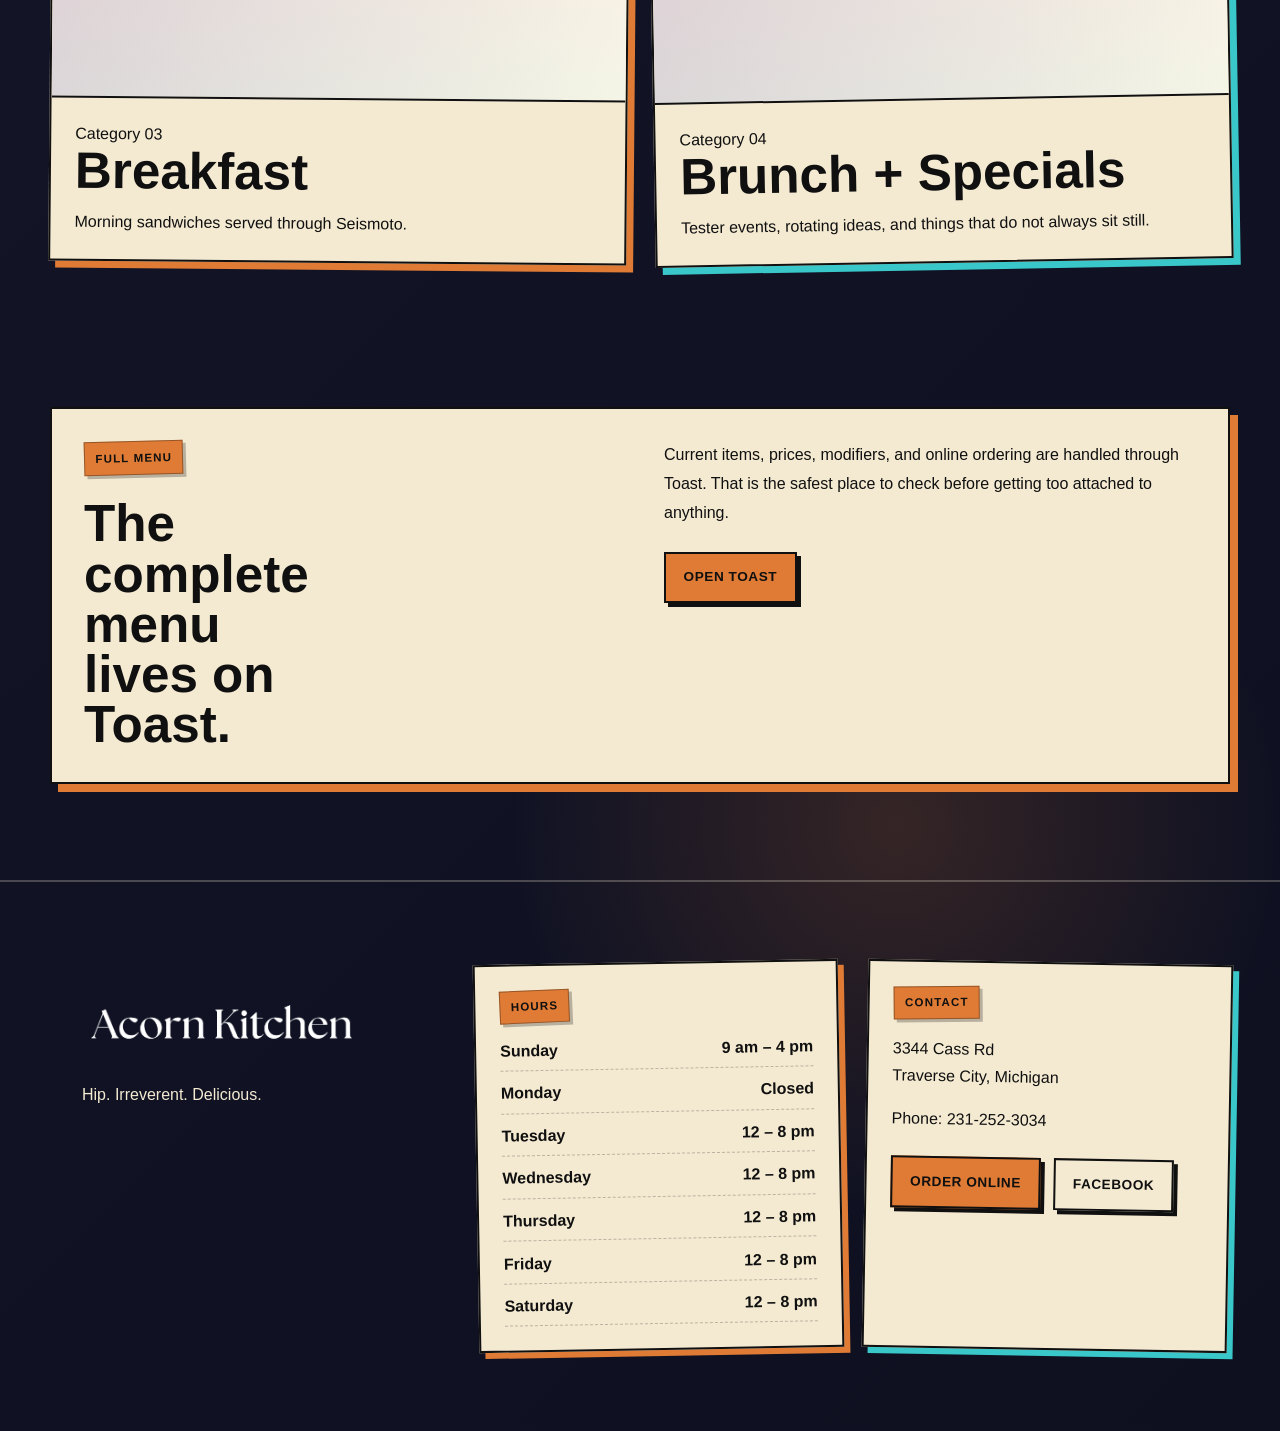
<file: acorn-kitchen/menu.html>
<!DOCTYPE html>
<html lang="en">

<head>
  <meta charset="UTF-8" />
  <meta name="viewport" content="width=device-width, initial-scale=1.0" />

  <title>Menu | Acorn Kitchen</title>

  <link rel="stylesheet" href="css/variables.css" />
  <link rel="stylesheet" href="css/global.css" />
  <link rel="stylesheet" href="css/navbar.css" />
  <link rel="stylesheet" href="css/footer.css" />
  <link rel="stylesheet" href="css/menu.css" />

  <link rel="preconnect" href="https://fonts.googleapis.com" />
  <link rel="preconnect" href="https://fonts.gstatic.com" crossorigin />

  <link
    href="https://fonts.googleapis.com/css2?family=Syne:wght@400;500;600;700;800&family=Space+Grotesk:wght@400;500;600;700&display=swap"
    rel="stylesheet"
  />
</head>

<body>

  <header class="site-header">
    <nav class="navbar container">
      <a href="index.html" class="logo">
        <img src="assets/logos/acorn-wordmark-light.png" alt="Acorn Kitchen" />
      </a>

      <ul class="nav-links">
        <li><a href="menu.html">Menu</a></li>
        <li><a href="about.html">About</a></li>
        <li><a href="contact.html">Visit</a></li>
      </ul>

      <a
        href="https://www.toasttab.com/local/order/acorn-kitchen-3344-cass-rd"
        class="order-btn"
        target="_blank"
        rel="noopener noreferrer"
      >
        Order Online
      </a>
    </nav>
  </header>

  <main>

    <section class="menu-hero">
      <div class="container menu-hero-layout">

        <div class="menu-hero-copy">
          <p class="stamp">Menu Notes</p>

          <h1>
            Burgers, shawarma, breakfast, brunch, and whatever showed up this week.
          </h1>

          <p class="menu-intro">
            Some things are always on the menu. Some things show up whenever they feel like it.
            The full current menu lives on Toast.
          </p>

          <div class="menu-actions">
            <a
              href="https://www.toasttab.com/local/order/acorn-kitchen-3344-cass-rd"
              class="btn btn-dark"
              target="_blank"
              rel="noopener noreferrer"
            >
              View Full Menu
            </a>

            <a href="#categories" class="btn btn-paper">
              Browse The Usual Suspects
            </a>
          </div>
        </div>

        <div class="menu-hero-card">
          <p class="card-number">Field Note</p>
          <h2>Order online when possible.</h2>
          <p>
            Toast has the freshest version of the menu, prices, options, and availability.
          </p>
        </div>

      </div>
    </section>

    <section class="menu-categories" id="categories">
      <div class="container">

        <p class="stamp">The Usual Suspects</p>

        <div class="category-grid">

          <article class="category-card">
            <div class="category-image placeholder-image">
              <span>Burger Photo</span>
            </div>

            <div class="category-content">
              <p class="card-number">Category 01</p>
              <h2>Burgers</h2>
              <p>
                The reason many people arrive. Add fries and continue from there.
              </p>
            </div>
          </article>

          <article class="category-card">
            <div class="category-image placeholder-image">
              <span>Shawarma Photo</span>
            </div>

            <div class="category-content">
              <p class="card-number">Category 02</p>
              <h2>Shawarma</h2>
              <p>
                A major part of the Acorn situation. Best checked directly on the menu.
              </p>
            </div>
          </article>

          <article class="category-card">
            <div class="category-image placeholder-image">
              <span>Breakfast Photo</span>
            </div>

            <div class="category-content">
              <p class="card-number">Category 03</p>
              <h2>Breakfast</h2>
              <p>
                Morning sandwiches served through Seismoto.
              </p>
            </div>
          </article>

          <article class="category-card">
            <div class="category-image placeholder-image">
              <span>Brunch Photo</span>
            </div>

            <div class="category-content">
              <p class="card-number">Category 04</p>
              <h2>Brunch + Specials</h2>
              <p>
                Tester events, rotating ideas, and things that do not always sit still.
              </p>
            </div>
          </article>

        </div>

      </div>
    </section>

    <section class="menu-cta">
      <div class="container menu-cta-card">

        <div>
          <p class="stamp">Full Menu</p>
          <h2>The complete menu lives on Toast.</h2>
        </div>

        <div>
          <p>
            Current items, prices, modifiers, and online ordering are handled through Toast.
            That is the safest place to check before getting too attached to anything.
          </p>

          <a
            href="https://www.toasttab.com/local/order/acorn-kitchen-3344-cass-rd"
            class="btn btn-dark"
            target="_blank"
            rel="noopener noreferrer"
          >
            Open Toast
          </a>
        </div>

      </div>
    </section>

  </main>
<footer class="site-footer" id="visit">
  <div class="container footer-grid">

    <div class="footer-brand">
      <img src="assets/logos/acorn-wordmark.png" alt="Acorn Kitchen">
      <p>
        Hip. Irreverent. Delicious.
      </p>
    </div>

    <div class="footer-card">
      <p class="stamp">Hours</p>
      <ul class="hours-list">
        <li><span>Sunday</span><span>9 am – 4 pm</span></li>
        <li><span>Monday</span><span>Closed</span></li>
        <li><span>Tuesday</span><span>12 – 8 pm</span></li>
        <li><span>Wednesday</span><span>12 – 8 pm</span></li>
        <li><span>Thursday</span><span>12 – 8 pm</span></li>
        <li><span>Friday</span><span>12 – 8 pm</span></li>
        <li><span>Saturday</span><span>12 – 8 pm</span></li>
      </ul>
    </div>

    <div class="footer-card">
      <p class="stamp">Contact</p>

      <p>
        3344 Cass Rd<br>
        Traverse City, Michigan
      </p>

      <p>
        Phone: <a href="tel:+1231232523034">231-252-3034</a>
      </p>

      <div class="footer-actions">
        <a href="https://www.toasttab.com/local/order/acorn-kitchen-3344-cass-rd" class="btn btn-dark">Order Online</a>
        <a href="https://www.facebook.com/profile.php?id=61582968557086" class="btn btn-paper">Facebook</a>
      </div>
    </div>

  </div>
</footer>
</body>

</html>
</file>
<file: css/variables.css>
:root {
  --bg: #15172b;
  --bg-deep: #0e1020;

  --paper: #f4ead2;
  --paper-dark: #dbcaa6;

  --ink: #101010;
  --cream-ink: #f7edd8;
  --logo-ink: #ffcc99;

  --brown: #7a3b18;
  --olive: #9b9a4a;
  --orange: #df7b35;
  --pink: #d84e9f;
  --cyan: #39c7c9;
  --cherry: #c72f3a;
  --cherry-dark: #9f1f2f;

  --white: #fff8e8;

  --container: 1180px;

  --heading-font: "Sora", sans-serif;
--body-font: "Sora", sans-serif;

  --border: 2px solid var(--ink);
  --stamp-border: 1px solid rgba(16,16,16,.35);
}
</file>
<file: css/global.css>
@import url("./variables.css");

*,
*::before,
*::after {
  box-sizing: border-box;
}

html {
  scroll-behavior: smooth;
}

body {
  position: relative;
  margin: 0;
  background:
    radial-gradient(circle at 12% 18%, rgba(216, 78, 159, 0.28), transparent 18rem),
    radial-gradient(circle at 85% 15%, rgba(57, 199, 201, 0.22), transparent 20rem),
    radial-gradient(circle at 70% 80%, rgba(223, 123, 53, 0.18), transparent 24rem),
    linear-gradient(135deg, var(--bg), var(--bg-deep));
  color: var(--cream-ink);
  font-family: var(--body-font);
  line-height: 1.5;
  overflow-x: hidden;
}


img {
  display: block;
  max-width: 100%;
}

a {
  color: inherit;
  text-decoration: none;
}

ul {
  margin: 0;
  padding: 0;
  list-style: none;
}

button {
  font: inherit;
}

.container {
  width: min(var(--container), calc(100% - 2rem));
  margin-inline: auto;
}

h1,
h2,
h3 {
  margin: 0;
  font-family: var(--heading-font);
  line-height: 0.98;
}

h1 {
  font-size: clamp(3rem, 6vw, 5.8rem);
}

h2 {
  font-size: clamp(2.2rem, 4vw, 4rem);
}

p {
  margin: 0;
}

.btn {
  display: inline-flex;
  align-items: center;
  justify-content: center;
  width: fit-content;
  padding: 0.85rem 1.1rem;
  border: var(--border);
  font-size: 0.85rem;
  font-weight: 800;
  text-transform: uppercase;
  letter-spacing: 0.04em;
  box-shadow: 4px 4px 0 var(--ink);
  transition: transform 160ms ease, box-shadow 160ms ease;
}

.btn:hover {
  transform: translate(2px, 2px);
  box-shadow: 2px 2px 0 var(--ink);
}

.btn-dark {
  background: var(--orange);
  color: var(--ink);
}

.btn-paper {
  background: var(--paper);
  color: var(--ink);
}

.stamp {
  display: inline-block;
  width: fit-content;

  margin-bottom: 1rem;
  padding: 0.35rem 0.65rem;

  background: var(--orange);
  color: var(--ink);

  border: var(--stamp-border);

  box-shadow: 3px 3px 0 rgba(0, 0, 0, 0.25);

  font-size: 0.72rem;
  font-weight: 900;

  text-transform: uppercase;
  letter-spacing: 0.1em;

  transform: rotate(-1.5deg);
}

.stamp-light {
  background: var(--paper);
  color: var(--ink);
}

::selection {
  background: var(--orange);
  color: var(--ink);
}
.feed-section {
  padding: clamp(3rem, 6vw, 5rem) 0;
}

.split-section {
  display: grid;
  grid-template-columns: 0.85fr minmax(280px, 520px);
  gap: clamp(2rem, 5vw, 4rem);
  align-items: start;
}

.feed-section h2 {
  max-width: 9ch;
}

.brunch-badge {
  position: relative;
  display: inline-flex;
  align-items: center;
  width: fit-content;
  left: 0.rem;
  padding: 0.5rem 1rem;
  background: var(--pink);
  color: var(--white);
  border: 2px solid var(--ink);
  border-radius: 999px;
  font-size: 0.45rem;
  font-weight: 900;
  text-transform: uppercase;
  letter-spacing: 0.12em;

  box-shadow: 4px 4px 0 var(--cyan);
  transform: rotate(1deg);
}

.brunch-badge::before,
.brunch-badge::after {
  position: absolute;
  color: var(--white);
  line-height: 1;
  text-shadow: 1px 1px 1px var(--cyan);
  pointer-events: none;
  z-index: 2;
  font-weight: 600;
}

.brunch-badge::before {
  content: "✧";
  top: -0.35rem;
  left: -0.25rem;
  font-size: 1rem;
  transform: rotate(-18deg);
}

.brunch-badge::after {
  content: "✦";
  right: -0.5rem;
  bottom: -0.45rem;
  font-size: 0.95rem;
  transform: rotate(18deg);
}
/* =========================
   SITE POPUP OVERLAY
   ========================= */

.site-popup-overlay {
    position: fixed;
    inset: 0;

    display: flex;
    align-items: center;
    justify-content: center;

    padding: 24px;

    background: rgba(0, 0, 0, 0.75);

    z-index: 9998;
}

.site-popup-overlay[hidden] {
    display: none;
}
/* =========================
   SITE POPUP
   ========================= */
  

.site-popup {

    width: min(380px, calc(100vw - 32px));
    max-height: calc(100vh - 48px);

    background: #ffffff;
    border: 3px solid #111;
    box-shadow: 8px 8px 0 #111;

    z-index: 9999;
    overflow: hidden;
}

.site-popup[hidden] {
    display: none;
}

.site-popup-close {
    position: absolute;
    top: 8px;
    right: 8px;

    width: 36px;
    height: 36px;

    display: flex;
    align-items: center;
    justify-content: center;

    border: 2px solid #111;
    background: #fff;
    color: #111;

    font-size: 24px;
    font-weight: 700;
    line-height: 1;

    cursor: pointer;
    z-index: 2;
}

.site-popup-close:hover {
    background: #111;
    color: #fff;
}

.site-popup-image {
    display: block;

    width: 100%;
    height: auto;

    /* Keep tall posters from taking over the screen */
    max-height: calc(100vh - 130px);
    object-fit: contain;

    background: #111;
}

.site-popup-actions {
    padding: 12px;
}

.site-popup-button {
    display: block;
    width: 100%;

    padding: 12px 18px;

    background: #111;
    color: #fff;
    border: 2px solid #111;

    font-family: inherit;
    font-size: 16px;
    font-weight: 700;
    text-align: center;
    text-decoration: none;
}

.site-popup-button:hover {
    background: #fff;
    color: #111;
}


/* MOBILE */

@media (max-width: 600px) {
    .site-popup {
        right: 12px;
        bottom: 12px;

        width: min(340px, calc(100vw - 24px));
        max-height: calc(100vh - 24px);

        box-shadow: 5px 5px 0 #111;
    }

    .site-popup-image {
        max-height: calc(100vh - 115px);
    }
}

@media (max-width: 650px) {
  h1 {
    font-size: clamp(2.5rem, 13vw, 4rem);
  }

  h2 {
    font-size: clamp(2rem, 10vw, 3rem);
  }

  .container {
    width: calc(100% - 2.5rem);
    max-width: var(--container);
    margin-inline: auto;

  }

  .btn {
    width: 100%;
    text-align: center;
  }
}
</file>
<file: css/navbar.css>
.site-header {
  padding: 1.25rem 0;
}

.navbar {
  display: flex;
  align-items: center;
  justify-content: space-between;
  gap: 2rem;
}

.logo {
  position: relative;
  display: block;
  width: 260px;
  padding-left: 1rem;
}

.logo img {
  width: 100%;
  height: auto;
}

.nav-links {
  display: flex;
  align-items: center;
  gap: 3rem;
}

.nav-links a {
  color: var(--logo-ink);

  font-size: 1.2rem;
  font-weight: 800;

  text-transform: uppercase;
  letter-spacing: 0.1em;
  transition: .2s ease;
}

.nav-links li:nth-child(2) a {

  color: var(--logo-ink);

}

.nav-links li:nth-child(3) a {

  color: var(--logo-ink);

}

.nav-links a:hover {
  transform: translateY(-2px);
  color: var(--orange);
}

.order-btn {
  padding: 0.7rem 1rem;

  background: var(--pink);
  color: var(--ink);

  border: var(--border);

  box-shadow: 4px 4px 0 var(--ink);

  font-size: 0.75rem;
  font-weight: 800;

  text-transform: uppercase;
  letter-spacing: 0.08em;
}

.order-btn:hover {
  transform: translate(2px, 2px);
  box-shadow: 2px 2px 0 var(--ink);
}

@media (max-width: 900px) {
  .navbar {
    flex-direction: column;
    align-items: flex-start;
  }

  .logo {
    width: min(230px, 80vw);
    margin: 0 auto;
  }

  .nav-links {
    width: 100%;

    display: flex;
    justify-content: center;
    align-items: center;

    gap: 1.25rem;

    flex-wrap: wrap;
  }

  .nav-links li {
    display: flex;
  }

  .nav-links a {
    font-size: 0.9rem;
    letter-spacing: 0.06em;
  }

  .order-btn {
    width: min(180px, 100%);
    justify-content: center;
    margin: 0 auto;
    text-align: center;
  }
}
@media (max-width: 650px) {

  .site-header {
    padding: 1rem 0;
  }

  .navbar {
    gap: 1rem;

    flex-direction: column;
    align-items: center;

    text-align: center;
  }

  .logo {
    width: min(230px, 80vw);
    margin: 0 auto;
  }

  .nav-links {
    width: 100%;

    display: flex;
    justify-content: center;
    align-items: center;

    gap: 1.25rem;

    flex-wrap: wrap;
  }

  .nav-links li {
    display: flex;
  }

  .nav-links a {
    font-size: 0.9rem;
    letter-spacing: 0.06em;
  }

  .order-btn {
    width: min(280px, 100%);
    justify-content: center;
  }

}
</file>
<file: css/hero.css>
.hero {
  position: relative;
  overflow: hidden;
  padding: 3rem 0 5rem;
}

.hero-layout {
  display: grid;
  grid-template-columns: 1fr 1.1fr;
  gap: 3rem;
  align-items: center;
}

.hero-copy {
  position: relative;
  z-index: 2;
}

.hero-copy h1 {
  max-width: 11ch;
  margin-bottom: 1.25rem;
}

.hero-text {
  max-width: 520px;
  margin-bottom: 2rem;
  color: var(--paper);
  font-size: 1rem;
  line-height: 1.7;
}

.hero-actions {
  display: flex;
  gap: 1rem;
  flex-wrap: wrap;
}

.hero-visual {
  position: relative;
  overflow: visible;
  z-index: 2;
  padding-right: 20px;
}

.hero-photo {
  display: block;
  width: 100%;
  height: auto;
  border: var(--border);
  box-shadow: 8px 8px 0 var(--orange);
  transform: rotate(1deg);
}



.photo-note {
  position: absolute;
  right: 10px;
  bottom: -20px;
  max-width: 240px;
  padding: 0.85rem;
  background: var(--paper);
  color: var(--ink);
  border: var(--border);
  box-shadow: 5px 5px 0 var(--pink);
  font-size: 0.9rem;
  font-weight: 700;
  transform: rotate(-2deg);
}

.photo-note::before {
  content: "SMASHBURGER";
  display: block;
  margin-bottom: 0.5rem;
  color: var(--pink);
  font-size: 0.7rem;
  font-weight: 900;
  letter-spacing: 0.08em;
}



.hero::after {
  content: "";
  position: absolute;
  width: 90px;
  height: 90px;
  border: 2px solid var(--orange);
  border-radius: 50%;
  left: 10%;
  bottom: 40px;
  opacity: 0.25;
}
.floating-acorn{
  position: absolute;
  right: 800px;
  top: 90px;

  width: 240px;

  opacity: 0.12;

  z-index: 1;
}
@media (max-width: 1000px) {
  .hero-layout {
    grid-template-columns: 1fr;
  }

  .hero-copy h1 {
    max-width: none;
  }

  .floating-acorn,
  .hero-acorn {
    width: 200px;
    top: 10px;
    right: 20px;
    opacity: 0.35;
    z-index: 1;
  }

  .hero-visual {
    overflow: visible;
  }
}

@media (max-width: 650px) {
  .hero-visual {
    overflow: visible;
  }

  .hero-photo {
    transform: none;
    box-shadow: 6px 6px 0 var(--orange);
  }

  .photo-note {
    position: static;
    max-width: 100%;
    margin-top: 1rem;
    transform: none;
    box-shadow: 5px 5px 0 var(--pink);
  }
}
</file>
<file: css/sections.css>
.field-notes {
  padding: 5rem 0;
}

.research-grid {
  display: grid;
  grid-template-columns: repeat(2, 1fr);
  gap: 1.5rem;
  margin-top: 2rem;
}

.research-card,
.visit-box,
.photo-note {
  background: var(--paper);
  color: var(--ink);
  border: var(--border);
}

.research-card {
  padding: 1.5rem;
  box-shadow: 6px 6px 0 var(--cyan);
}
#note-1 {
  box-shadow: 6px 6px 0 var(--cyan);
}
#note-2 {
  box-shadow: 6px 6px 0 var(--pink);
}
#note-3 {
  box-shadow: 6px 6px 0 var(--orange);
}
#note-4 {
  box-shadow: 6px 6px 0 var(--olive);
  
}

.research-card:nth-child(1) {
  transform: rotate(-1deg);
}

.research-card:nth-child(2) {
  transform: rotate(1deg);
}

.research-card:nth-child(3) {
  transform: rotate(-0.5deg);
}

.research-card:nth-child(4) {
  transform: rotate(1deg);
}

.card-number-1 {
  color: var(--cyan);
  display: inline-block;
  width: fit-content;

  margin-bottom: 1rem;
  padding: 0.35rem 0.65rem;

  background: var(--cyan);
  color: var(--ink);

  border: var(--stamp-border);

  box-shadow: 3px 3px 0 rgba(0, 0, 0, 0.25);

  font-size: 0.72rem;
  font-weight: 900;

  text-transform: uppercase;
  letter-spacing: 0.1em;

  transform: rotate(-1.5deg);
}
.card-number-2 {
  color: var(--pink);
  display: inline-block;
  width: fit-content;

  margin-bottom: 1rem;
  padding: 0.35rem 0.65rem;

  background: var(--pink);
  color: var(--ink);

  border: var(--stamp-border);

  box-shadow: 3px 3px 0 rgba(0, 0, 0, 0.25);

  font-size: 0.72rem;
  font-weight: 900;

  text-transform: uppercase;
  letter-spacing: 0.1em;

  transform: rotate(-1.5deg);
}
.card-number-3 {
  display: inline-block;
  width: fit-content;

  margin-bottom: 1rem;
  padding: 0.35rem 0.65rem;

  background: var(--orange);
  color: var(--ink);

  border: var(--stamp-border);

  box-shadow: 3px 3px 0 rgba(0, 0, 0, 0.25);

  font-size: 0.72rem;
  font-weight: 900;
  letter-spacing: 0.08em;
  text-transform: uppercase;
  letter-spacing: 0.1em;

  transform: rotate(-1.5deg);
}
.card-number-4 {
  display: inline-block;
  width: fit-content;

  margin-bottom: 1rem;
  padding: 0.35rem 0.65rem;

  background: var(--olive);
  color: var(--ink);

  border: var(--stamp-border);

  box-shadow: 3px 3px 0 rgba(0, 0, 0, 0.25);

  font-size: 0.72rem;
  font-weight: 900;
  letter-spacing: 0.1em;
  text-transform: uppercase;
}

.research-card h2 {
  margin-bottom: 0.75rem;
  font-size: clamp(1.8rem, 3vw, 2.8rem);
}

.research-card p:last-child {
  line-height: 1.7;
}

.experiment-log {
  padding: 6rem 0;
  border-top: 2px solid rgba(247, 237, 216, 0.3);
  border-bottom: 2px solid rgba(247, 237, 216, 0.3);
}

.split-section {
  display: grid;
  grid-template-columns: 1fr 1fr;
  gap: 3rem;
  align-items: start;
}

.split-section p {
  margin-bottom: 1.5rem;
  line-height: 1.8;
}

.field-note {
  padding: 6rem 0;
}

.field-note .container {
  max-width: 850px;
}

.field-note h2 {
  margin-bottom: 1rem;
}

.field-note p {
  color: var(--paper);
  line-height: 1.8;
}

.visit {
  padding: 6rem 0;
}

.visit-box {
  padding: 2.5rem;
  box-shadow: 8px 8px 0 var(--orange);
}

.visit h2 {
  margin-bottom: 1rem;
}

.visit p {
  margin-bottom: 2rem;
  line-height: 1.8;
}
.feed-section {
  padding: 6rem 0;
  border-top: 2px solid rgba(247, 237, 216, 0.25);
  border-bottom: 2px solid rgba(247, 237, 216, 0.25);
}
.social-card {
  width: min(500px, 100%);
  padding: 1.5rem;
  background: var(--paper);
  color: var(--ink);
  border: var(--border);
  box-shadow: 8px 8px 0 var(--cyan);
  transform: rotate(-1deg);
}

.social-card p {
  margin-bottom: 1.5rem;
  line-height: 1.7;
  font-weight: 600;
}

.social-actions {
  display: flex;
  flex-wrap: wrap;
  gap: 0.8rem;
}
@media (max-width: 900px) {
  .research-grid,
  .split-section {
    grid-template-columns: 1fr;
  }

  .research-card {
    transform: none !important;
  }

}
@media (max-width: 650px) {
  .visit-box {
    padding: 1.5rem;
  }
}
</file>
<file: css/footer.css>
.site-footer {
  padding: 5rem 0;
  border-top: 2px solid rgba(247, 237, 216, 0.25);
}

.footer-grid {
  display: grid;
  grid-template-columns: 1.1fr 1fr 1fr;
  gap: 1.5rem;
  align-items: stretch;
}

.footer-brand {
  padding: 2rem;
}

.footer-brand img {
  width: 280px;
  margin: 0 auto 1.5rem;
}

.footer-brand p {
  max-width: 34ch;
  color: var(--paper);
  line-height: 1.7;
  text-align: center;
}

.footer-card {
  padding: 1.5rem;
  background: var(--paper);
  color: var(--ink);
  border: var(--border);
  box-shadow: 6px 6px 0 var(--orange);
}

.footer-card:nth-child(2) {
  transform: rotate(-1deg);
}

.footer-card:nth-child(3) {
  transform: rotate(1deg);
  box-shadow: 6px 6px 0 var(--cyan);
}

.hours-list {
  display: grid;
  gap: 0.65rem;
}

.hours-list li {
  display: flex;
  justify-content: space-between;
  gap: 1rem;
  border-bottom: 1px dashed rgba(16, 16, 16, 0.25);
  padding-bottom: 0.45rem;
  font-weight: 700;
}

.footer-card p {
  margin-bottom: 1rem;
  line-height: 1.7;
}

.footer-actions {
  display: flex;
  flex-wrap: wrap;
  gap: 0.8rem;
  margin-top: 1.5rem;
}

@media (max-width: 900px) {
  .footer-grid {
    grid-template-columns: 1fr;
  }

  .footer-brand {
    display: flex;
    flex-direction: column;
    align-items: center;
    text-align: center;
  }

  .footer-brand p {
    margin-left: auto;
    margin-right: auto;
  }

  .footer-card {
    transform: none !important;
  }
}
@media (max-width: 650px) {
  .category-card,
  .chef-card,
  .note-card,
  .visit-card,
  .hours-card,
  .footer-card,
  .menu-cta-card {
    transform: none !important;
    box-shadow: 5px 5px 0 var(--orange);
  }

  .hours-list li {
    flex-direction: column;
    gap: 0.15rem;
  }
}
</file>
<file: acorn-kitchen/css/variables.css>
:root {
  --bg: #15172b;
  --bg-deep: #0e1020;

  --paper: #f4ead2;
  --paper-dark: #dbcaa6;

  --ink: #101010;
  --cream-ink: #f7edd8;

  --brown: #7a3b18;
  --olive: #9b9a4a;
  --orange: #df7b35;
  --pink: #d84e9f;
  --cyan: #39c7c9;

  --white: #fff8e8;

  --container: 1180px;

  --heading-font: "Sora", sans-serif;
--body-font: "Sora", sans-serif;

  --border: 2px solid var(--ink);
  --stamp-border: 1px solid rgba(16,16,16,.35);
}
</file>
<file: acorn-kitchen/css/global.css>
@import url("./variables.css");

*,
*::before,
*::after {
  box-sizing: border-box;
}

html {
  scroll-behavior: smooth;
}

body {
  position: relative;
  margin: 0;
  background:
    radial-gradient(circle at 12% 18%, rgba(216, 78, 159, 0.28), transparent 18rem),
    radial-gradient(circle at 85% 15%, rgba(57, 199, 201, 0.22), transparent 20rem),
    radial-gradient(circle at 70% 80%, rgba(223, 123, 53, 0.18), transparent 24rem),
    linear-gradient(135deg, var(--bg), var(--bg-deep));
  color: var(--cream-ink);
  font-family: var(--body-font);
  line-height: 1.5;
  overflow-x: hidden;
}


img {
  display: block;
  max-width: 100%;
}

a {
  color: inherit;
  text-decoration: none;
}

ul {
  margin: 0;
  padding: 0;
  list-style: none;
}

button {
  font: inherit;
}

.container {
  width: min(var(--container), calc(100% - 2rem));
  margin-inline: auto;
}

h1,
h2,
h3 {
  margin: 0;
  font-family: var(--heading-font);
  line-height: 0.98;
}

h1 {
  font-size: clamp(3rem, 6vw, 5.8rem);
}

h2 {
  font-size: clamp(2.2rem, 4vw, 4rem);
}

p {
  margin: 0;
}

.btn {
  display: inline-flex;
  align-items: center;
  justify-content: center;
  width: fit-content;
  padding: 0.85rem 1.1rem;
  border: var(--border);
  font-size: 0.85rem;
  font-weight: 800;
  text-transform: uppercase;
  letter-spacing: 0.04em;
  box-shadow: 4px 4px 0 var(--ink);
  transition: transform 160ms ease, box-shadow 160ms ease;
}

.btn:hover {
  transform: translate(2px, 2px);
  box-shadow: 2px 2px 0 var(--ink);
}

.btn-dark {
  background: var(--orange);
  color: var(--ink);
}

.btn-paper {
  background: var(--paper);
  color: var(--ink);
}

.stamp {
  display: inline-block;
  width: fit-content;

  margin-bottom: 1rem;
  padding: 0.35rem 0.65rem;

  background: var(--orange);
  color: var(--ink);

  border: var(--stamp-border);

  box-shadow: 3px 3px 0 rgba(0, 0, 0, 0.25);

  font-size: 0.72rem;
  font-weight: 900;

  text-transform: uppercase;
  letter-spacing: 0.1em;

  transform: rotate(-1.5deg);
}

.stamp-light {
  background: var(--paper);
  color: var(--ink);
}

::selection {
  background: var(--orange);
  color: var(--ink);
}
@media (max-width: 650px) {
  h1 {
    font-size: clamp(2.5rem, 13vw, 4rem);
  }

  h2 {
    font-size: clamp(2rem, 10vw, 3rem);
  }

  .container {
    width: min(100% - 1.25rem, var(--container));
  }

  .btn {
    width: 100%;
    text-align: center;
  }
}
</file>
<file: acorn-kitchen/css/navbar.css>
.site-header {
  padding: 1.25rem 0;
}

.navbar {
  display: flex;
  align-items: center;
  justify-content: space-between;
  gap: 2rem;
}

.logo {
  display: block;
  width: 260px;
}

.logo img {
  width: 100%;
  height: auto;
}

.nav-links {
  display: flex;
  align-items: center;
  gap: 3rem;
}

.nav-links a {
  color: var(--cream-ink);

  font-size: 1.2rem;
  font-weight: 800;

  text-transform: uppercase;
  letter-spacing: 0.1em;
  transition: .2s ease;
}

.nav-links a:nth-child(2) {
  color: var(--cyan);
}

.nav-links a:nth-child(3) {
  color: var(--pink);
}

.nav-links a:hover {
  transform: translateY(-2px);
  color: var(--orange);
}

.order-btn {
  padding: 0.7rem 1rem;

  background: var(--pink);
  color: var(--ink);

  border: var(--border);

  box-shadow: 4px 4px 0 var(--ink);

  font-size: 0.75rem;
  font-weight: 800;

  text-transform: uppercase;
  letter-spacing: 0.08em;
}

.order-btn:hover {
  transform: translate(2px, 2px);
  box-shadow: 2px 2px 0 var(--ink);
}

@media (max-width: 900px) {
  .navbar {
    flex-direction: column;
    align-items: flex-start;
  }

  .logo {
    width: 220px;
  }

  .nav-links {
    flex-wrap: wrap;
  }
}
@media (max-width: 650px) {
  .site-header {
    padding: 1rem 0;
  }

  .navbar {
    gap: 1rem;
  }

  .logo {
    width: min(230px, 80vw);
  }

  .nav-links {
    width: 100%;
    gap: 0.9rem;
  }

  .nav-links a {
    font-size: 0.9rem;
    letter-spacing: 0.06em;
  }

  .order-btn {
    width: 100%;
    justify-content: center;
  }
}
</file>
<file: acorn-kitchen/css/hero.css>
.hero {
  position: relative;
  overflow: hidden;
  padding: 3rem 0 5rem;
}

.hero-layout {
  display: grid;
  grid-template-columns: 1fr 1.1fr;
  gap: 3rem;
  align-items: center;
}

.hero-copy {
  position: relative;
  z-index: 2;
}

.hero-copy h1 {
  max-width: 11ch;
  margin-bottom: 1.25rem;
}

.hero-text {
  max-width: 520px;
  margin-bottom: 2rem;
  color: var(--paper);
  font-size: 1rem;
  line-height: 1.7;
}

.hero-actions {
  display: flex;
  gap: 1rem;
  flex-wrap: wrap;
}

.hero-visual {
  position: relative;
  overflow: visible;
}

.hero-photo {
  border: var(--border);
  box-shadow: 8px 8px 0 var(--orange);
  transform: rotate(1deg);
}



.photo-note {
  position: absolute;
  right: -10px;
  bottom: -20px;
  max-width: 240px;
  padding: 0.85rem;
  background: var(--paper);
  color: var(--ink);
  border: var(--border);
  box-shadow: 5px 5px 0 var(--pink);
  font-size: 0.9rem;
  font-weight: 700;
  transform: rotate(-2deg);
}

.photo-note::before {
  content: "PORK SMASH BURGER";
  display: block;
  margin-bottom: 0.5rem;
  color: var(--pink);
  font-size: 0.7rem;
  font-weight: 900;
  letter-spacing: 0.08em;
}

.hero::before {
  content: "";
  position: absolute;
  width: 160px;
  height: 160px;
  border: 2px dashed var(--cyan);
  border-radius: 50%;
  top: 40px;
  right: 8%;
  opacity: 0.35;
}

.hero::after {
  content: "";
  position: absolute;
  width: 90px;
  height: 90px;
  border: 2px solid var(--orange);
  border-radius: 50%;
  left: 10%;
  bottom: 40px;
  opacity: 0.25;
}
.floating-acorn {
  position: absolute;

  width: 560px;

  top: -60px;
  right: -5px;

  opacity: 0.95;

  transform: rotate(1deg);

  z-index: 3;
    filter:
  drop-shadow(0 0 20px rgba(57, 199, 201, 0.4))
  drop-shadow(0 0 50px rgba(57, 199, 201, 0.3))
  drop-shadow(0 0 90px rgba(216, 78, 159, 0.2));
}
@media (max-width: 1000px) {
  .hero-layout {
    grid-template-columns: 1fr;
  }

  .hero-copy h1 {
    max-width: none;
  }

  .hero-acorn {
    width: 300px;
    top: -20px;
    right: 0;
  }
}

@media (max-width: 650px) {
  .hero-actions {
    flex-direction: column;
    align-items: flex-start;
  }

  .photo-note {
    position: static;
    margin-top: 1rem;
  }

  .hero-acorn {
    display: none;
  }
}
@media (max-width: 650px) {
  .hero {
    padding: 2rem 0 4rem;
  }

  .hero-layout {
    gap: 2rem;
  }

  .hero-copy h1 {
    max-width: none;
  }

  .hero-photo {
    transform: none;
  }

  .floating-acorn,
  .hero-acorn {
    width: 360px;
    top: -40px;
    right: -140px;
    opacity: 0.35;
    z-index: 1;
  }

  .hero-visual {
    overflow: hidden;
  }
}
</file>
<file: acorn-kitchen/css/sections.css>
.field-notes {
  padding: 5rem 0;
}

.research-grid {
  display: grid;
  grid-template-columns: repeat(2, 1fr);
  gap: 1.5rem;
  margin-top: 2rem;
}

.research-card,
.visit-box,
.photo-note {
  background: var(--paper);
  color: var(--ink);
  border: var(--border);
}

.research-card {
  padding: 1.5rem;
  box-shadow: 6px 6px 0 var(--cyan);
}

.research-card:nth-child(1) {
  transform: rotate(-1deg);
}

.research-card:nth-child(2) {
  transform: rotate(1deg);
}

.research-card:nth-child(3) {
  transform: rotate(-0.5deg);
}

.research-card:nth-child(4) {
  transform: rotate(1deg);
}

.card-number {
  margin-bottom: 0.75rem;
  color: var(--pink);
  font-size: 0.75rem;
  font-weight: 900;
  letter-spacing: 0.08em;
  text-transform: uppercase;
}

.research-card h2 {
  margin-bottom: 0.75rem;
  font-size: clamp(1.8rem, 3vw, 2.8rem);
}

.research-card p:last-child {
  line-height: 1.7;
}

.experiment-log {
  padding: 6rem 0;
  border-top: 2px solid rgba(247, 237, 216, 0.3);
  border-bottom: 2px solid rgba(247, 237, 216, 0.3);
}

.split-section {
  display: grid;
  grid-template-columns: 1fr 1fr;
  gap: 3rem;
  align-items: start;
}

.split-section p {
  margin-bottom: 1.5rem;
  line-height: 1.8;
}

.field-note {
  padding: 6rem 0;
}

.field-note .container {
  max-width: 850px;
}

.field-note h2 {
  margin-bottom: 1rem;
}

.field-note p {
  color: var(--paper);
  line-height: 1.8;
}

.visit {
  padding: 6rem 0;
}

.visit-box {
  padding: 2.5rem;
  box-shadow: 8px 8px 0 var(--orange);
}

.visit h2 {
  margin-bottom: 1rem;
}

.visit p {
  margin-bottom: 2rem;
  line-height: 1.8;
}
.feed-section {
  padding: 6rem 0;
  border-top: 2px solid rgba(247, 237, 216, 0.25);
  border-bottom: 2px solid rgba(247, 237, 216, 0.25);
}

.facebook-frame {
  width: min(500px, 100%);
  padding: 1rem;
  background: var(--paper);
  border: var(--border);
  box-shadow: 8px 8px 0 var(--cyan);
  transform: rotate(-1deg);
}

.facebook-frame iframe {
  display: block;
  width: 100%;
  max-width: 500px;
  background: white;
}
@media (max-width: 900px) {
  .research-grid,
  .split-section {
    grid-template-columns: 1fr;
  }

  .research-card {
    transform: none !important;
  }
}

@media (max-width: 650px) {
  .visit-box {
    padding: 1.5rem;
  }
}
</file>
<file: acorn-kitchen/css/footer.css>
.site-footer {
  padding: 5rem 0;
  border-top: 2px solid rgba(247, 237, 216, 0.25);
}

.footer-grid {
  display: grid;
  grid-template-columns: 1.1fr 1fr 1fr;
  gap: 1.5rem;
  align-items: stretch;
}

.footer-brand {
  padding: 2rem;
}

.footer-brand img {
  width: 280px;
  margin-bottom: 1.5rem;
  filter: brightness(0) invert(1);
}

.footer-brand p {
  max-width: 34ch;
  color: var(--paper);
  line-height: 1.7;
}

.footer-card {
  padding: 1.5rem;
  background: var(--paper);
  color: var(--ink);
  border: var(--border);
  box-shadow: 6px 6px 0 var(--orange);
}

.footer-card:nth-child(2) {
  transform: rotate(-1deg);
}

.footer-card:nth-child(3) {
  transform: rotate(1deg);
  box-shadow: 6px 6px 0 var(--cyan);
}

.hours-list {
  display: grid;
  gap: 0.65rem;
}

.hours-list li {
  display: flex;
  justify-content: space-between;
  gap: 1rem;
  border-bottom: 1px dashed rgba(16, 16, 16, 0.25);
  padding-bottom: 0.45rem;
  font-weight: 700;
}

.footer-card p {
  margin-bottom: 1rem;
  line-height: 1.7;
}

.footer-actions {
  display: flex;
  flex-wrap: wrap;
  gap: 0.8rem;
  margin-top: 1.5rem;
}

@media (max-width: 900px) {
  .footer-grid {
    grid-template-columns: 1fr;
  }

  .footer-card {
    transform: none !important;
  }
}
@media (max-width: 650px) {
  .category-card,
  .chef-card,
  .note-card,
  .visit-card,
  .hours-card,
  .footer-card,
  .menu-cta-card {
    transform: none !important;
    box-shadow: 5px 5px 0 var(--orange);
  }

  .hours-list li {
    flex-direction: column;
    gap: 0.15rem;
  }
}
</file>
<file: css/visit.css>
.visit-hero {
  padding: 5rem 0;
}

.visit-layout {
  display: grid;
  grid-template-columns: 1fr 0.85fr;
  gap: 3rem;
  align-items: center;
}
#phone-number {
  margin-top: 1.5rem;
  font-size: 1.25rem;
  font-weight: 700;
  text-align: center;
  color: var(--orange);
}
#phone-number a {
  color: var(--ink);
}
#phone-number a:hover {
  text-decoration: underline;
  color: var(--cyan);
}
#address {
  font-size: 1.25rem;
  font-weight: 500;
  text-align: left;
  color: var(--ink);
  line-height: 1.3;
}
.visit-intro {
  max-width: 620px;
  margin: 1.5rem 0 2rem;
  color: var(--paper);
  font-size: 1.1rem;
  line-height: 1.8;
}

.visit-actions {
  display: flex;
  flex-wrap: wrap;
  gap: 1rem;
}

.visit-card,
.hours-card {
  background: var(--paper);
  color: var(--ink);
  border: var(--border);
  box-shadow: 8px 8px 0 var(--orange);
}

.visit-card {
  padding: 2rem;
  transform: rotate(1deg);
}

.visit-card h2 {
  margin-bottom: 1rem;
}

.visit-card p {
  margin-bottom: 1.25rem;
  line-height: 1.7;
}

.hours-section {
  padding: 3rem 0 6rem;
}

.hours-card {
  max-width: 760px;
  padding: 2rem;
  box-shadow: 8px 8px 0 var(--cyan);
  transform: rotate(-1deg);
}

.hours-list {
  display: grid;
  gap: 0.75rem;
}

.hours-list li {
  display: flex;
  justify-content: space-between;
  gap: 1rem;
  padding-bottom: 0.5rem;
  border-bottom: 1px dashed rgba(16, 16, 16, 0.3);
  font-weight: 700;
}

@media (max-width: 900px) {
  .visit-layout {
    grid-template-columns: 1fr;
  }

  .visit-card,
  .hours-card {
    transform: none;
  }
}
@media (max-width: 650px) {
  .category-card,
  .chef-card,
  .note-card,
  .visit-card,
  .hours-card,
  .footer-card,
  .menu-cta-card {
    transform: none !important;
    box-shadow: 5px 5px 0 var(--orange);
  }

  .hours-list li {
    flex-direction: column;
    gap: 0.15rem;
  }
}
</file>
<file: acorn-kitchen/css/about.css>
.about-hero {
  padding: 5rem 0;
}

.about-layout {
  display: grid;
  grid-template-columns: 1.1fr 0.9fr;
  gap: 3rem;
  align-items: center;
}
h1 {
    font-size: 4rem;
}
.about-copy p:not(.stamp) {
  max-width: 620px;
  margin-top: 1.5rem;
  color: var(--paper);
  font-size: 1.1rem;
  line-height: 1.8;
}

.chef-card,
.note-card {
  background: var(--paper);
  color: var(--ink);
  border: var(--border);
}

.chef-card {
  padding: 1.5rem;
  box-shadow: 8px 8px 0 var(--pink);
  transform: rotate(1deg);
}

.chef-photo {
  display: grid;
  place-items: center;
  min-height: 360px;
  margin-bottom: 1.5rem;
  border: 2px dashed rgba(16, 16, 16, 0.35);
  background:
    linear-gradient(135deg, rgba(223, 123, 53, 0.18), transparent),
    var(--white);
}

.chef-photo span {
  font-weight: 800;
  text-transform: uppercase;
  letter-spacing: 0.08em;
}

.chef-card h2,
.note-card h2 {
  margin-bottom: 1rem;
}

.chef-card p,
.note-card p {
  line-height: 1.7;
}

.about-notes {
  padding: 3rem 0 6rem;
}

.notes-grid {
  display: grid;
  grid-template-columns: 1fr 1fr;
  gap: 1.5rem;
}

.note-card {
  padding: 1.5rem;
  box-shadow: 6px 6px 0 var(--cyan);
}

.note-card:nth-child(2) {
  box-shadow: 6px 6px 0 var(--orange);
  transform: rotate(-1deg);
}

@media (max-width: 900px) {
  .about-layout,
  .notes-grid {
    grid-template-columns: 1fr;
  }

  .chef-card,
  .note-card {
    transform: none !important;
  }
}
@media (max-width: 650px) {
  .category-card,
  .chef-card,
  .note-card,
  .visit-card,
  .hours-card,
  .footer-card,
  .menu-cta-card {
    transform: none !important;
    box-shadow: 5px 5px 0 var(--orange);
  }

  .hours-list li {
    flex-direction: column;
    gap: 0.15rem;
  }
}
</file>
<file: acorn-kitchen/css/visit.css>
.visit-hero {
  padding: 5rem 0;
}

.visit-layout {
  display: grid;
  grid-template-columns: 1fr 0.85fr;
  gap: 3rem;
  align-items: center;
}

.visit-intro {
  max-width: 620px;
  margin: 1.5rem 0 2rem;
  color: var(--paper);
  font-size: 1.1rem;
  line-height: 1.8;
}

.visit-actions {
  display: flex;
  flex-wrap: wrap;
  gap: 1rem;
}

.visit-card,
.hours-card {
  background: var(--paper);
  color: var(--ink);
  border: var(--border);
  box-shadow: 8px 8px 0 var(--orange);
}

.visit-card {
  padding: 2rem;
  transform: rotate(1deg);
}

.visit-card h2 {
  margin-bottom: 1rem;
}

.visit-card p {
  margin-bottom: 1.25rem;
  line-height: 1.7;
}

.hours-section {
  padding: 3rem 0 6rem;
}

.hours-card {
  max-width: 760px;
  padding: 2rem;
  box-shadow: 8px 8px 0 var(--cyan);
  transform: rotate(-1deg);
}

.hours-list {
  display: grid;
  gap: 0.75rem;
}

.hours-list li {
  display: flex;
  justify-content: space-between;
  gap: 1rem;
  padding-bottom: 0.5rem;
  border-bottom: 1px dashed rgba(16, 16, 16, 0.3);
  font-weight: 700;
}

@media (max-width: 900px) {
  .visit-layout {
    grid-template-columns: 1fr;
  }

  .visit-card,
  .hours-card {
    transform: none;
  }
}
@media (max-width: 650px) {
  .category-card,
  .chef-card,
  .note-card,
  .visit-card,
  .hours-card,
  .footer-card,
  .menu-cta-card {
    transform: none !important;
    box-shadow: 5px 5px 0 var(--orange);
  }

  .hours-list li {
    flex-direction: column;
    gap: 0.15rem;
  }
}
</file>
<file: acorn-kitchen/css/menu.css>
.menu-hero {
  padding: 5rem 0;
}
h1 {
    font-size: 3.5rem;
}
.menu-hero-layout {
  display: grid;
  grid-template-columns: 1.2fr 0.8fr;
  gap: 3rem;
  align-items: center;
}

.menu-hero-copy h1 {
  max-width: 12ch;
}

.menu-intro {
  max-width: 620px;
  margin: 1.5rem 0 2rem;
  color: var(--paper);
  font-size: 1.1rem;
  line-height: 1.8;
}

.menu-actions {
  display: flex;
  flex-wrap: wrap;
  gap: 1rem;
}

.menu-hero-card,
.category-card,
.menu-cta-card {
  background: var(--paper);
  color: var(--ink);
  border: var(--border);
}

.menu-hero-card {
  padding: 2rem;
  box-shadow: 8px 8px 0 var(--pink);
  transform: rotate(1deg);
}

.menu-hero-card h2 {
  margin-bottom: 1rem;
}

.menu-hero-card p {
  line-height: 1.7;
}

.menu-categories {
  padding: 4rem 0 6rem;
}

.category-grid {
  display: grid;
  grid-template-columns: repeat(2, 1fr);
  gap: 1.5rem;
  margin-top: 2rem;
}

.category-card {
  overflow: hidden;
  box-shadow: 7px 7px 0 var(--cyan);
}

.category-card:nth-child(2),
.category-card:nth-child(3) {
  box-shadow: 7px 7px 0 var(--orange);
}

.category-card:nth-child(1) {
  transform: rotate(-1deg);
}

.category-card:nth-child(2) {
  transform: rotate(1deg);
}

.category-card:nth-child(3) {
  transform: rotate(0.5deg);
}

.category-card:nth-child(4) {
  transform: rotate(-1deg);
}

.category-image {
  min-height: 260px;
}

.placeholder-image {
  display: grid;
  place-items: center;
  background:
    linear-gradient(135deg, rgba(216, 78, 159, 0.22), transparent),
    linear-gradient(45deg, rgba(57, 199, 201, 0.18), transparent),
    var(--white);
  border-bottom: var(--border);
}

.placeholder-image span {
  font-size: 0.85rem;
  font-weight: 900;
  text-transform: uppercase;
  letter-spacing: 0.12em;
}

.category-content {
  padding: 1.5rem;
}

.category-content h2 {
  margin-bottom: 0.75rem;
}

.category-content p:last-child {
  line-height: 1.7;
}

.menu-cta {
  padding: 3rem 0 6rem;
}

.menu-cta-card {
  display: grid;
  grid-template-columns: 1fr 1fr;
  gap: 3rem;
  padding: 2rem;
  box-shadow: 8px 8px 0 var(--orange);
}

.menu-cta-card h2 {
  max-width: 9ch;
}

.menu-cta-card p {
  margin-bottom: 1.5rem;
  line-height: 1.8;
}

@media (max-width: 900px) {
  .menu-hero-layout,
  .category-grid,
  .menu-cta-card {
    grid-template-columns: 1fr;
  }

  .menu-hero-card,
  .category-card {
    transform: none !important;
  }

  .menu-hero-copy h1,
  .menu-cta-card h2 {
    max-width: none;
  }
}
@media (max-width: 650px) {
  .category-card,
  .chef-card,
  .note-card,
  .visit-card,
  .hours-card,
  .footer-card,
  .menu-cta-card {
    transform: none !important;
    box-shadow: 5px 5px 0 var(--orange);
  }

  .hours-list li {
    flex-direction: column;
    gap: 0.15rem;
  }
}
</file>
